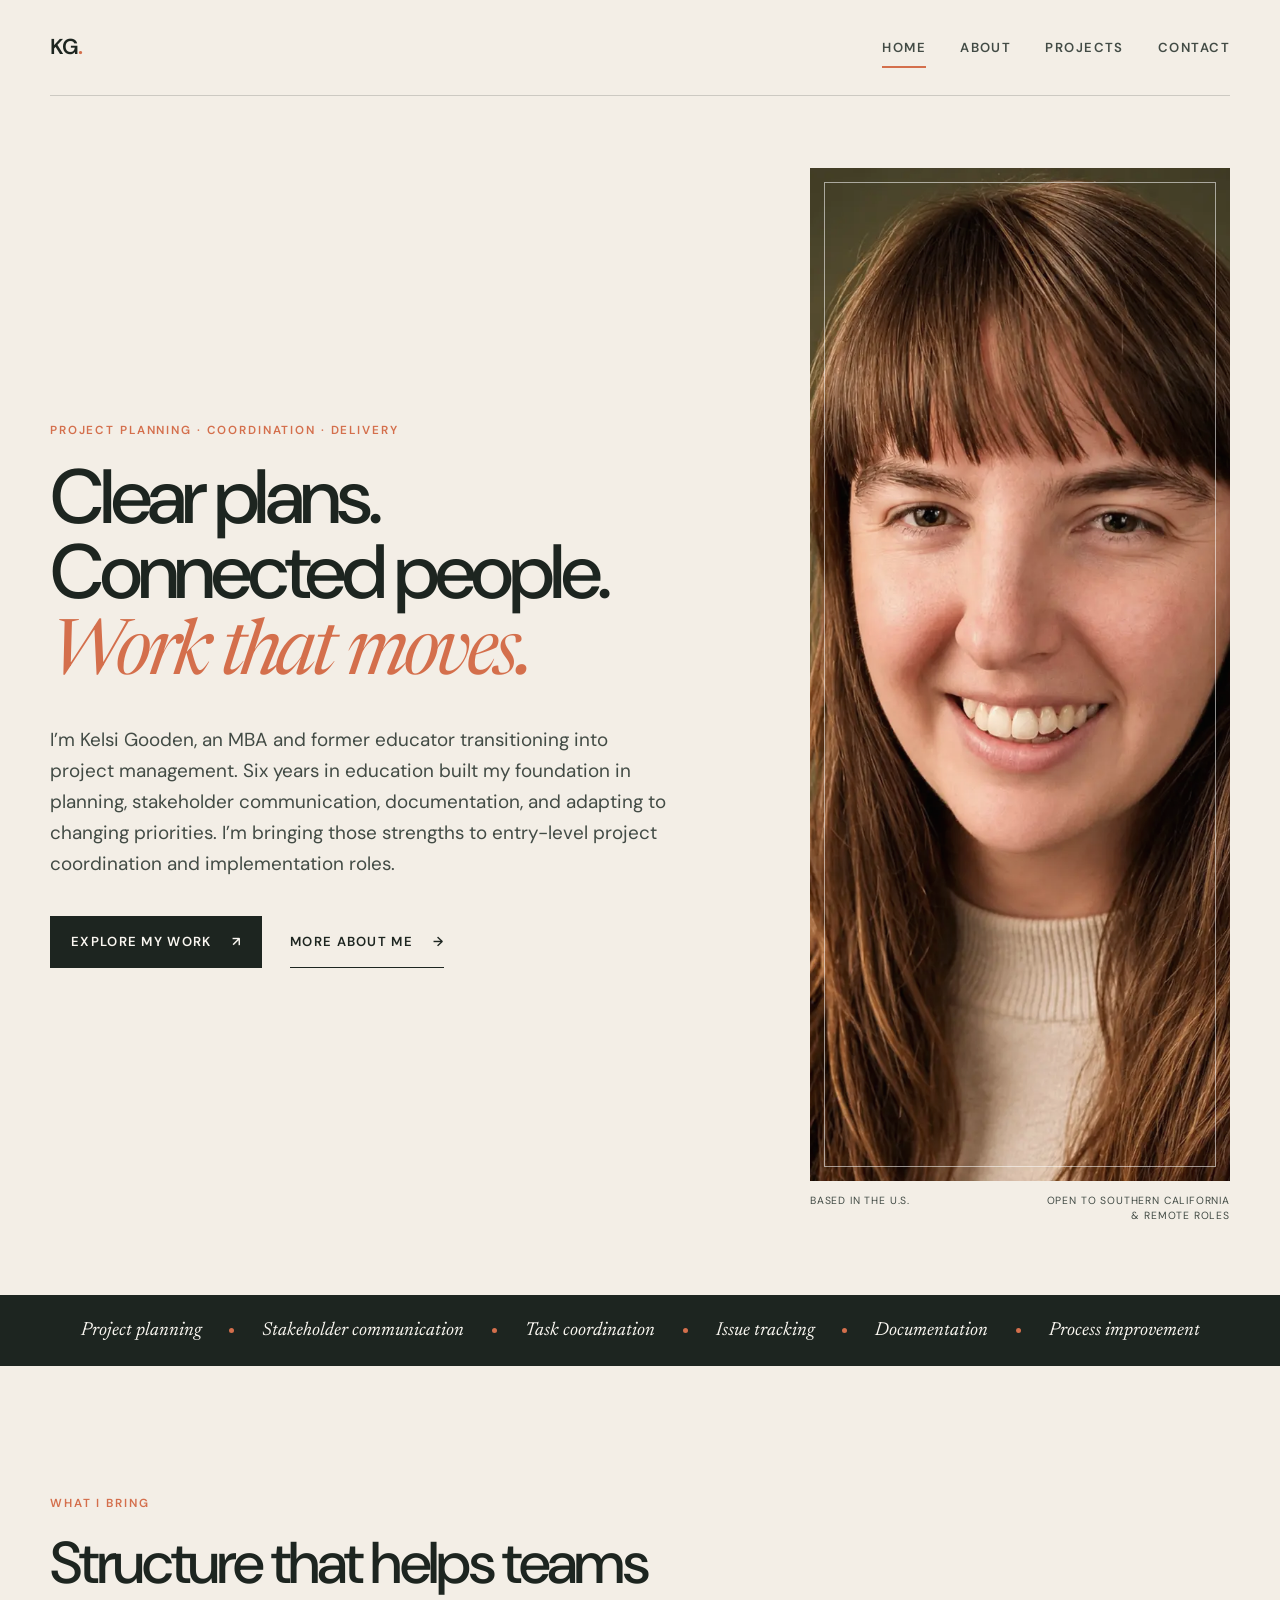
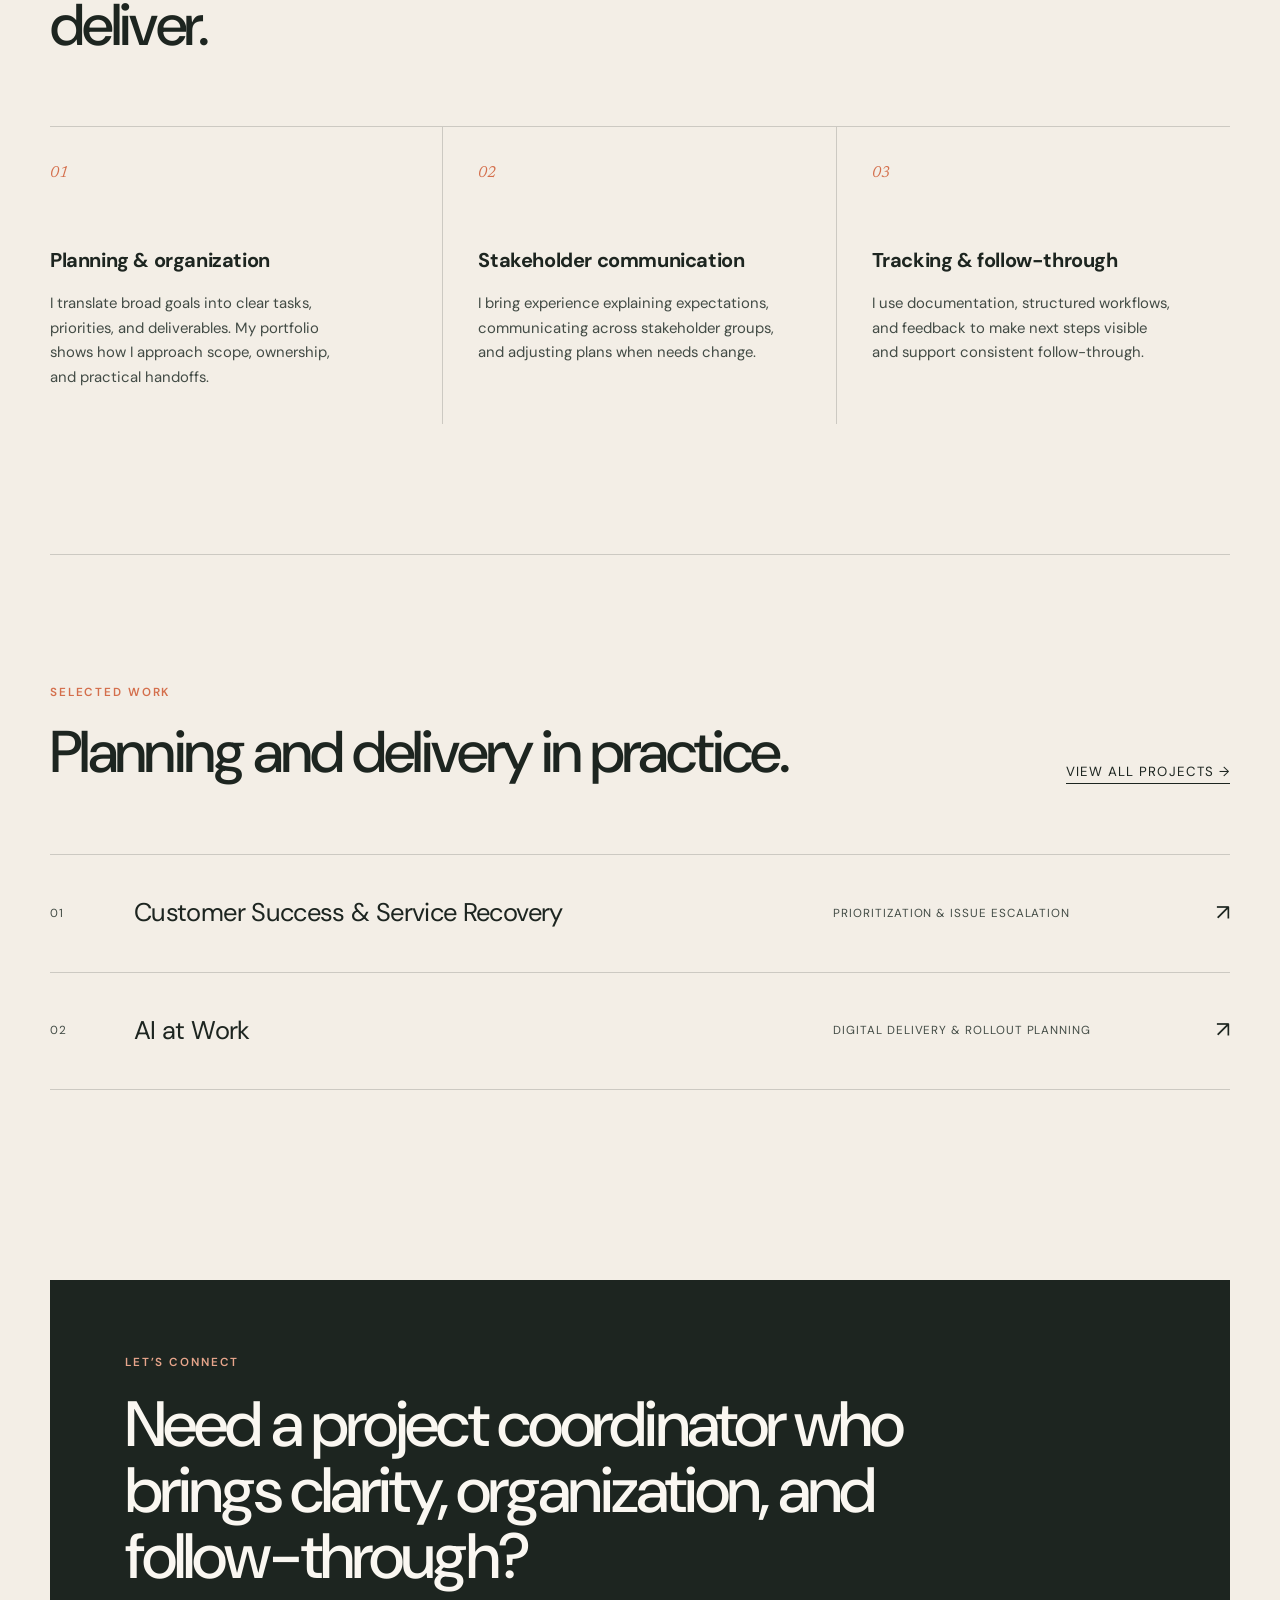
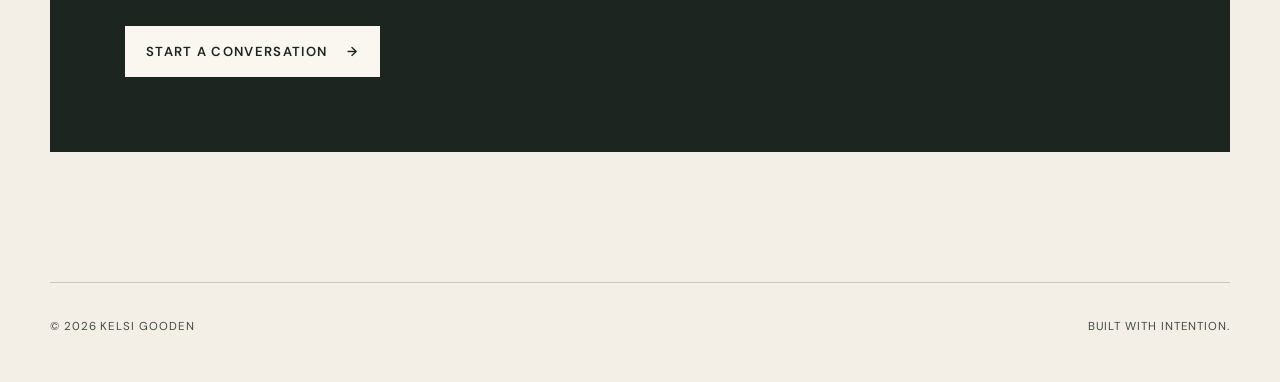
<file: index.html>
<!doctype html>
<html lang="en">
  <head>
    <meta charset="utf-8" />
    <meta name="viewport" content="width=device-width, initial-scale=1" />
    <meta name="description" content="Kelsi Gooden’s project management portfolio: project planning, stakeholder coordination, process improvement, and delivery. MBA and former educator pursuing entry-level project roles." />
    <meta name="theme-color" content="#f3eee6" />
    <title>Kelsi Gooden | Project Coordination &amp; Operations</title>
    <link rel="icon" href="assets/favicon.svg" type="image/svg+xml" />
    <link rel="stylesheet" href="assets/styles.css" />
    <script defer src="assets/site.js"></script>
  </head>
  <body>
    <a class="skip-link" href="#main">Skip to content</a>
    <header class="site-header">
      <a class="wordmark" href="index.html" aria-label="Kelsi Gooden, home">KG<span>.</span></a>
      <button class="menu-toggle" type="button" aria-expanded="false" aria-controls="site-nav">
        <span></span><span></span><span></span><span class="sr-only">Open menu</span>
      </button>
      <nav id="site-nav" class="site-nav" aria-label="Primary navigation">
        <a class="active" href="index.html" aria-current="page">Home</a>
        <a href="about.html">About</a>
        <a href="projects.html">Projects</a>
        <a href="contact.html">Contact</a>
      </nav>
    </header>

    <main id="main">
      <section class="hero shell">
        <div class="hero-copy reveal">
          <p class="eyebrow">Project Planning · Coordination · Delivery</p>
          <h1>Clear plans.<br>Connected people.<br><em>Work that moves.</em></h1>
          <p class="hero-intro">I’m Kelsi Gooden, an MBA and former educator transitioning into project management. Six years in education built my foundation in planning, stakeholder communication, documentation, and adapting to changing priorities. I’m bringing those strengths to entry-level project coordination and implementation roles.</p>
          <div class="button-row">
            <a class="button button-primary" href="projects.html">Explore my work <span aria-hidden="true">↗</span></a>
            <a class="button button-text" href="about.html">More about me <span aria-hidden="true">→</span></a>
          </div>
        </div>
        <div class="hero-visual reveal reveal-delay">
          <div class="portrait-frame">
            <img src="assets/kelsi-gooden.webp" alt="Kelsi Gooden smiling" width="760" height="1013" />
          </div>
          <div class="hero-note">
            <span>Based in the U.S.</span>
            <span>Open to Southern California &amp; remote roles</span>
          </div>
        </div>
      </section>

      <section class="ticker" aria-label="Areas of focus">
        <div class="ticker-track">
          <span>Project planning</span><i></i><span>Stakeholder communication</span><i></i><span>Task coordination</span><i></i><span>Issue tracking</span><i></i><span>Documentation</span><i></i><span>Process improvement</span>
        </div>
      </section>

      <section class="value-section shell reveal">
        <div class="section-heading">
          <p class="eyebrow">What I bring</p>
          <h2>Structure that helps teams deliver.</h2>
        </div>
        <div class="value-grid">
          <article>
            <span class="value-number">01</span>
            <h3>Planning &amp; organization</h3>
            <p>I translate broad goals into clear tasks, priorities, and deliverables. My portfolio shows how I approach scope, ownership, and practical handoffs.</p>
          </article>
          <article>
            <span class="value-number">02</span>
            <h3>Stakeholder communication</h3>
            <p>I bring experience explaining expectations, communicating across stakeholder groups, and adjusting plans when needs change.</p>
          </article>
          <article>
            <span class="value-number">03</span>
            <h3>Tracking &amp; follow-through</h3>
            <p>I use documentation, structured workflows, and feedback to make next steps visible and support consistent follow-through.</p>
          </article>
        </div>
      </section>

      <section class="project-preview shell reveal">
        <div class="section-heading split-heading">
          <div>
            <p class="eyebrow">Selected work</p>
            <h2>Planning and delivery in practice.</h2>
          </div>
          <a class="text-link" href="projects.html">View all projects <span aria-hidden="true">→</span></a>
        </div>
        <div class="project-list">
<a class="project-row" href="projects.html#customer-success"><span class="project-index">01</span><span class="project-name">Customer Success &amp; Service Recovery</span><span class="project-type">Prioritization &amp; Issue Escalation</span><span class="project-arrow" aria-hidden="true">↗</span></a>
<a class="project-row" href="projects.html#ai-at-work"><span class="project-index">02</span><span class="project-name">AI at Work</span><span class="project-type">Digital Delivery &amp; Rollout Planning</span><span class="project-arrow" aria-hidden="true">↗</span></a></div>
      </section>

      <section class="cta-section shell reveal">
        <p class="eyebrow">Let’s connect</p>
        <h2>Need a project coordinator who brings clarity, organization, and follow-through?</h2>
        <a class="button button-light" href="contact.html">Start a conversation <span aria-hidden="true">→</span></a>
      </section>
    </main>

    <footer class="site-footer shell">
      <p>© <span data-year></span> Kelsi Gooden</p>
      <p>Built with intention.</p>
    </footer>
  </body>
</html>
</file>
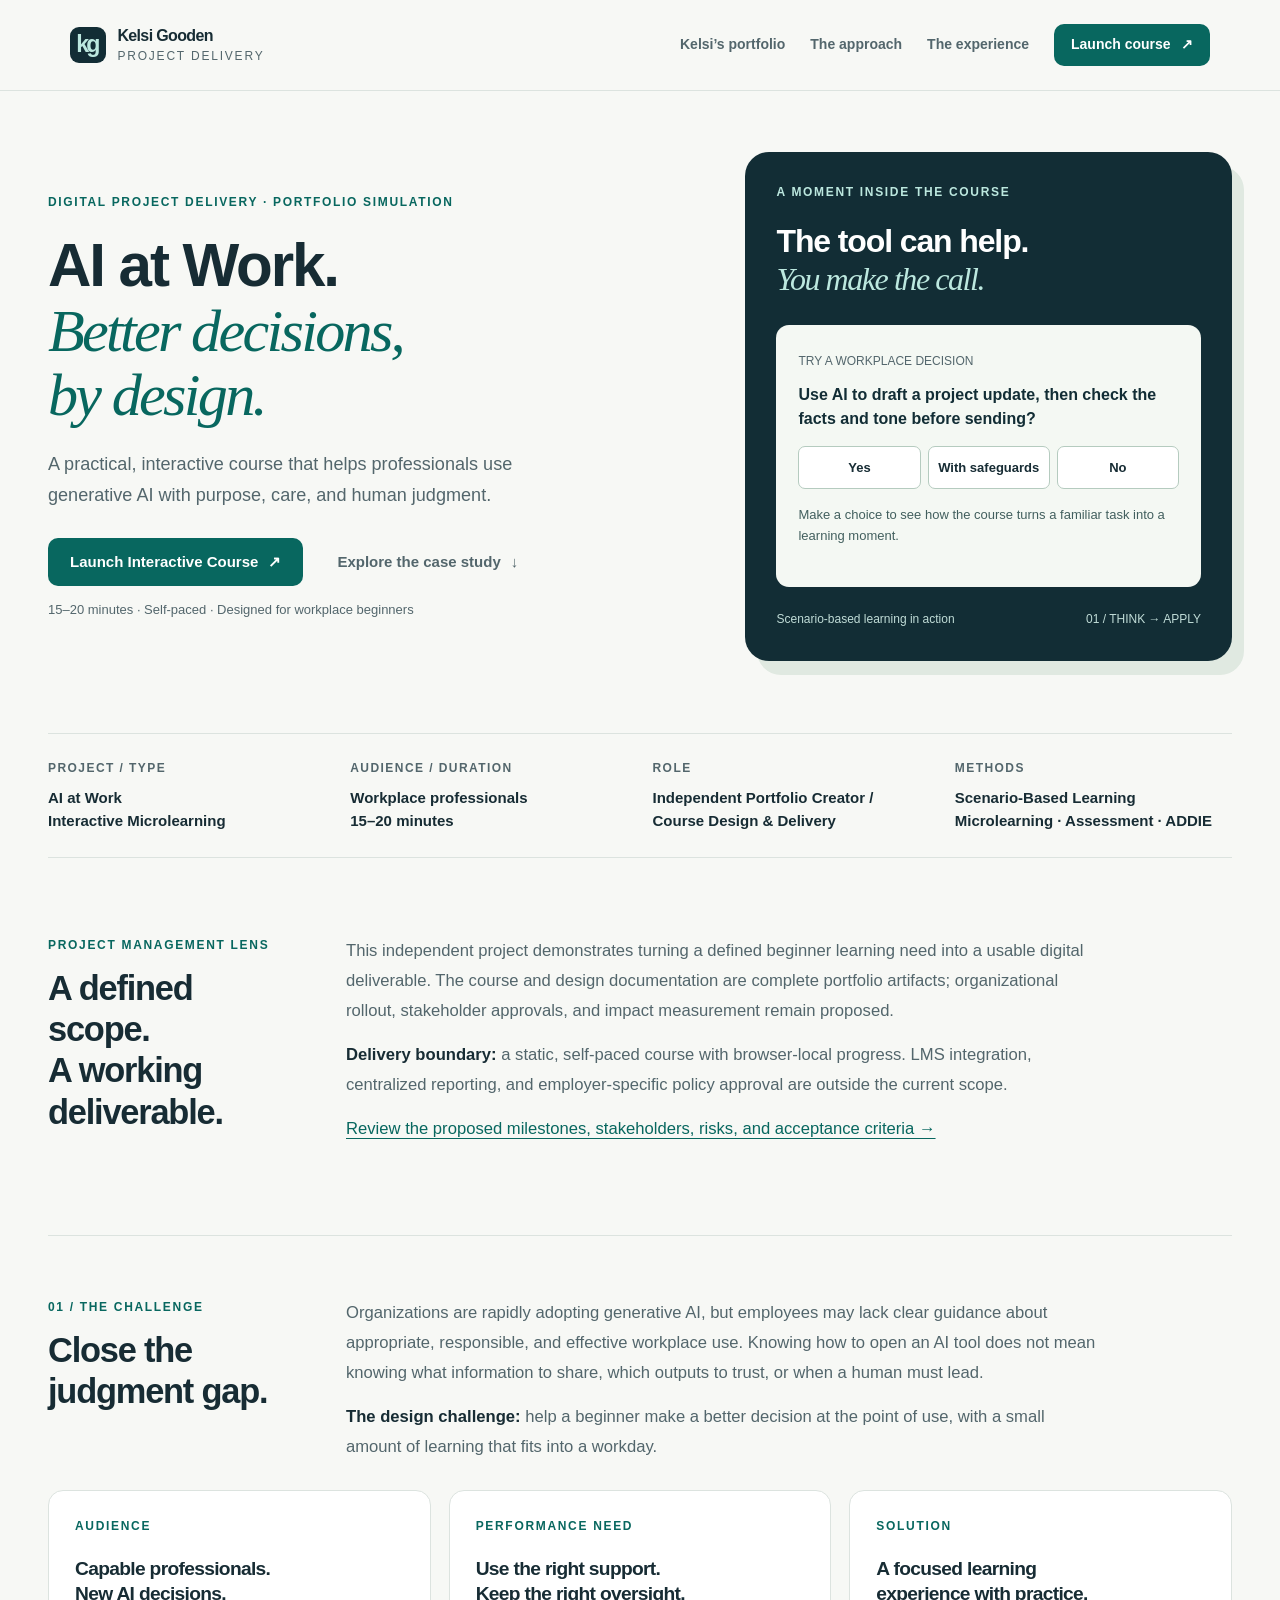
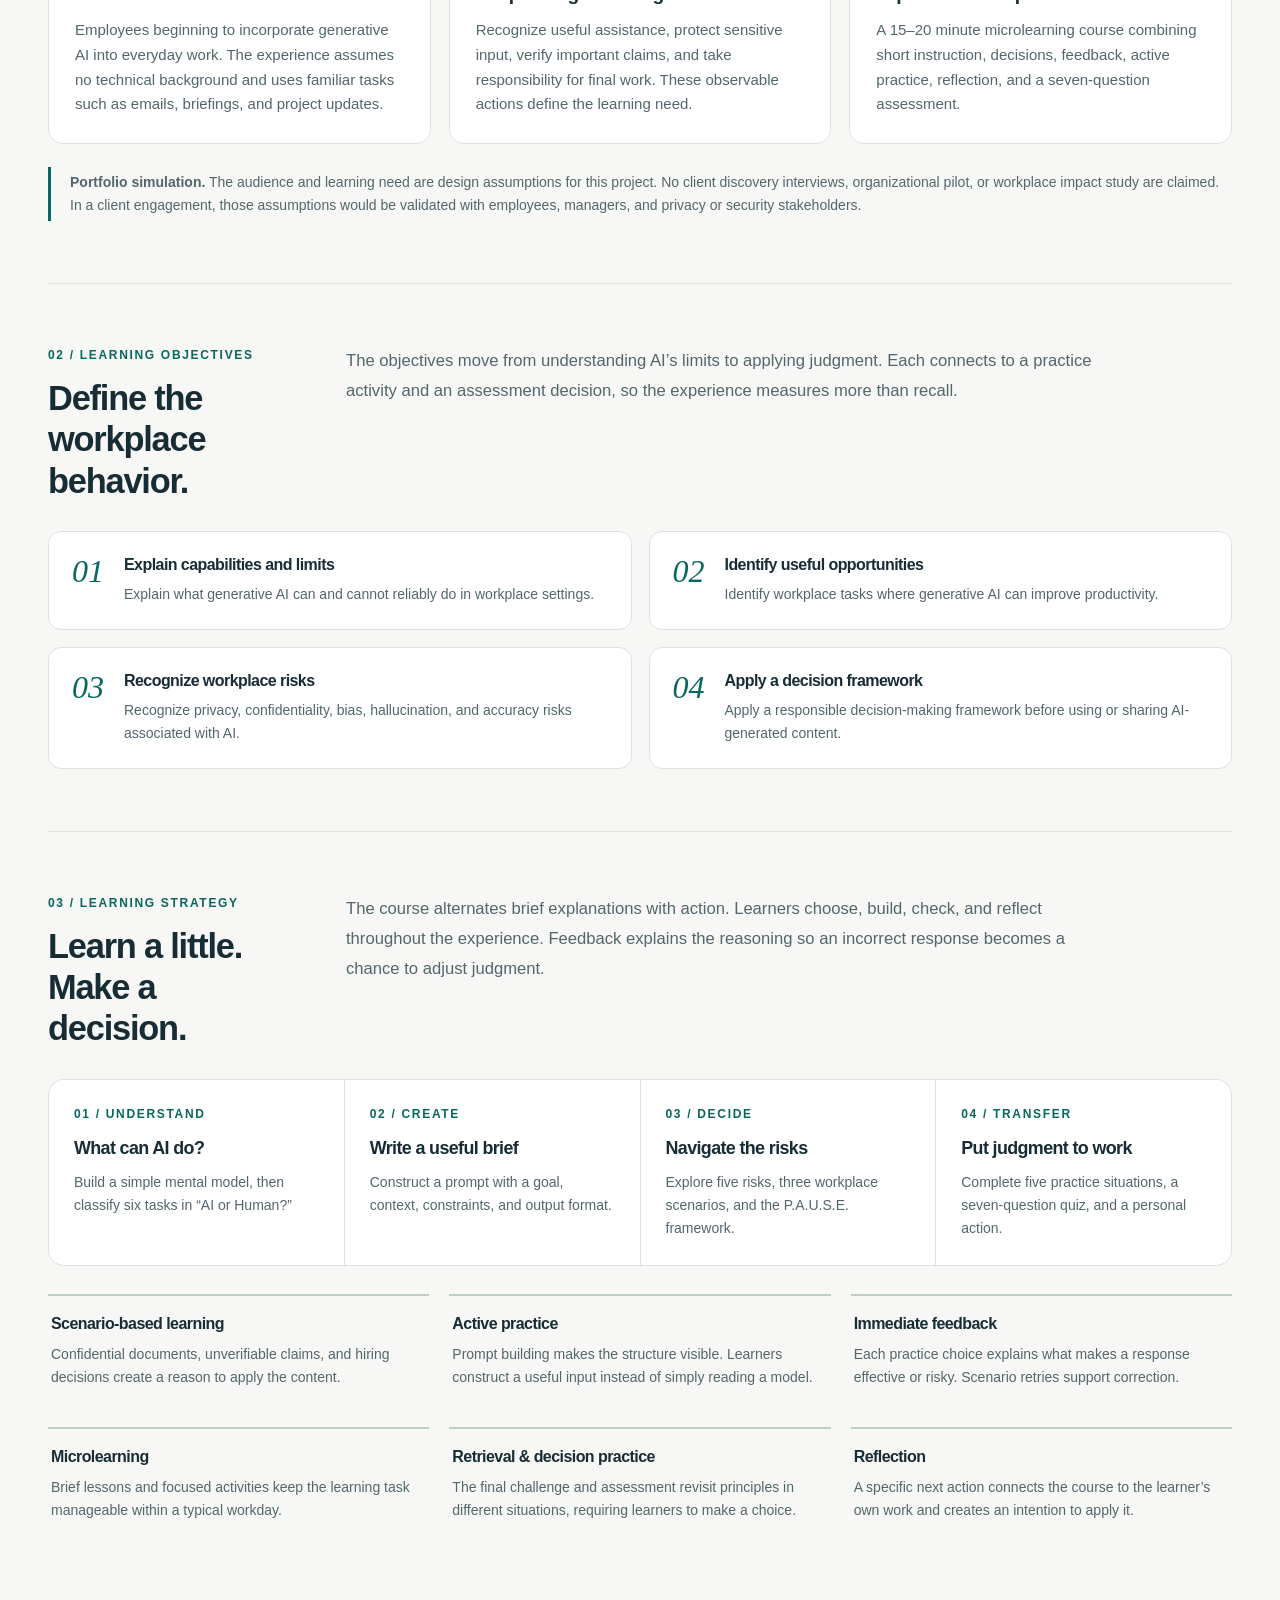
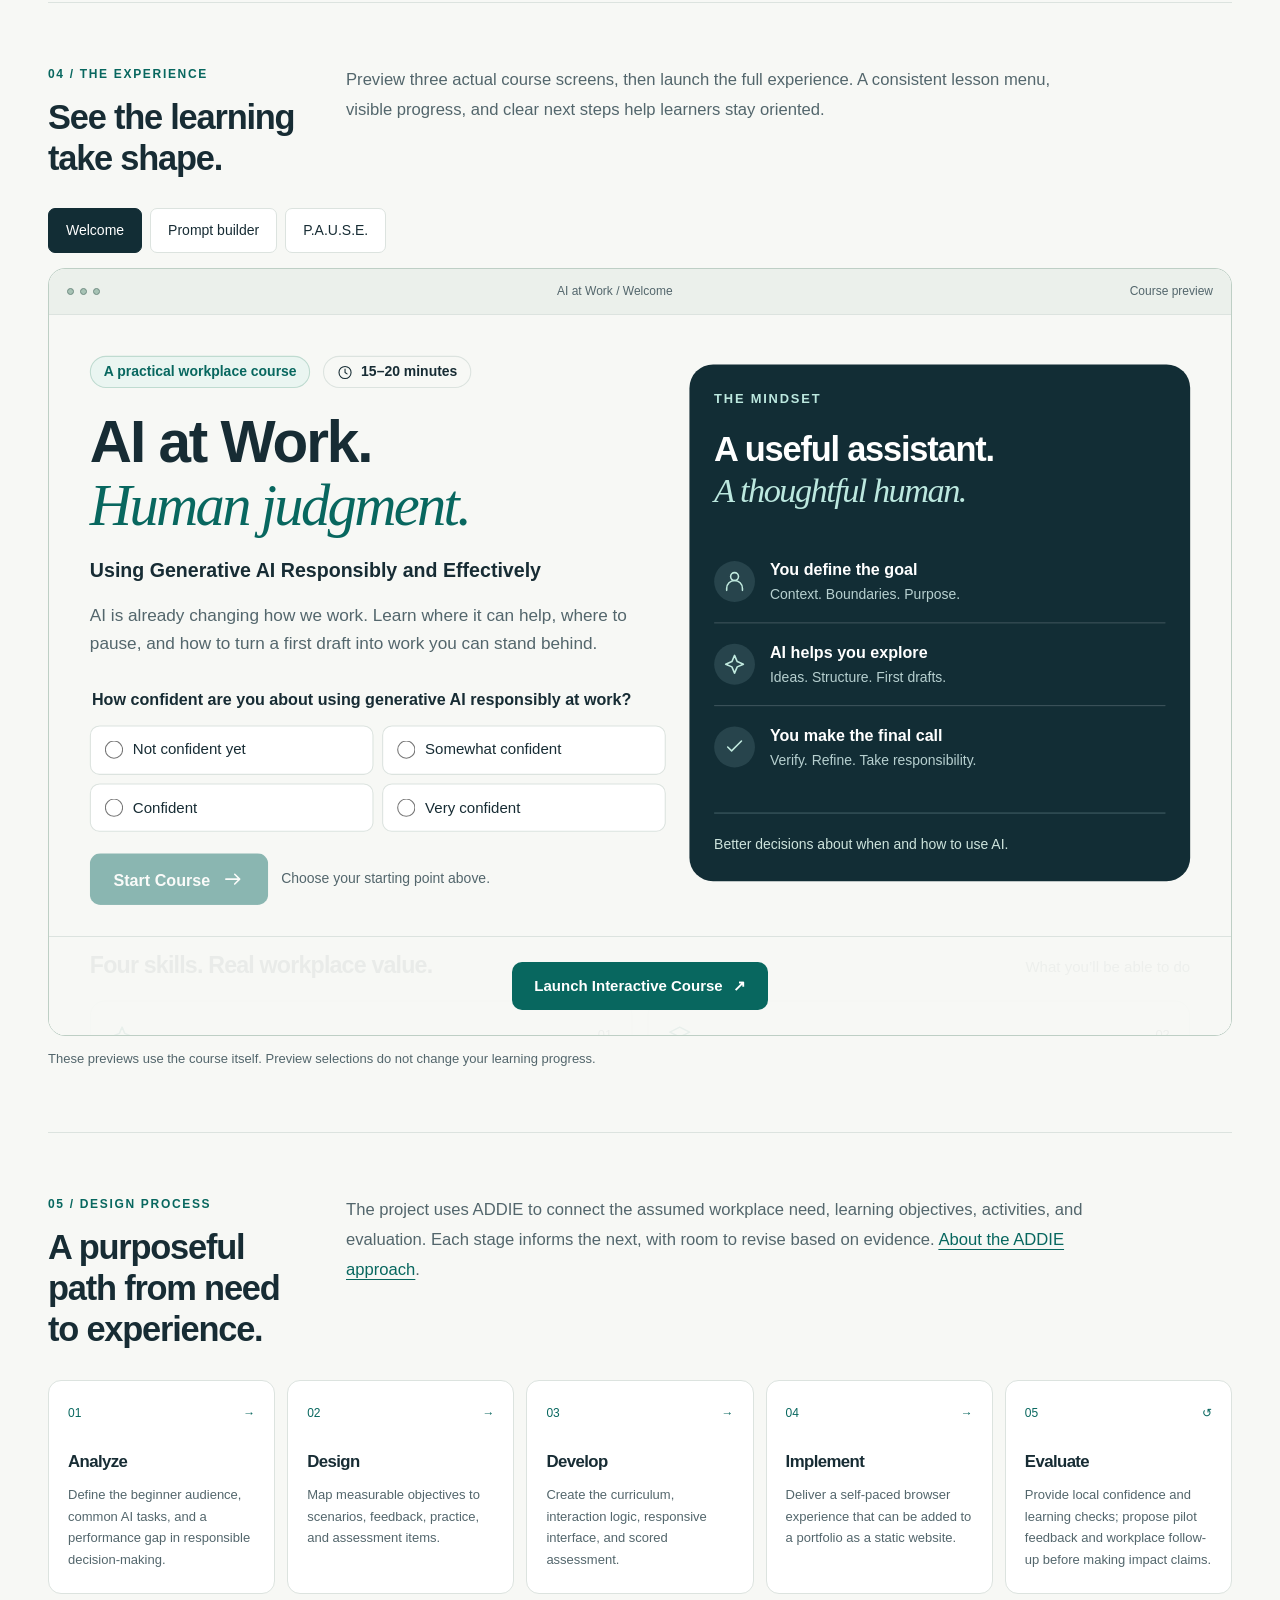
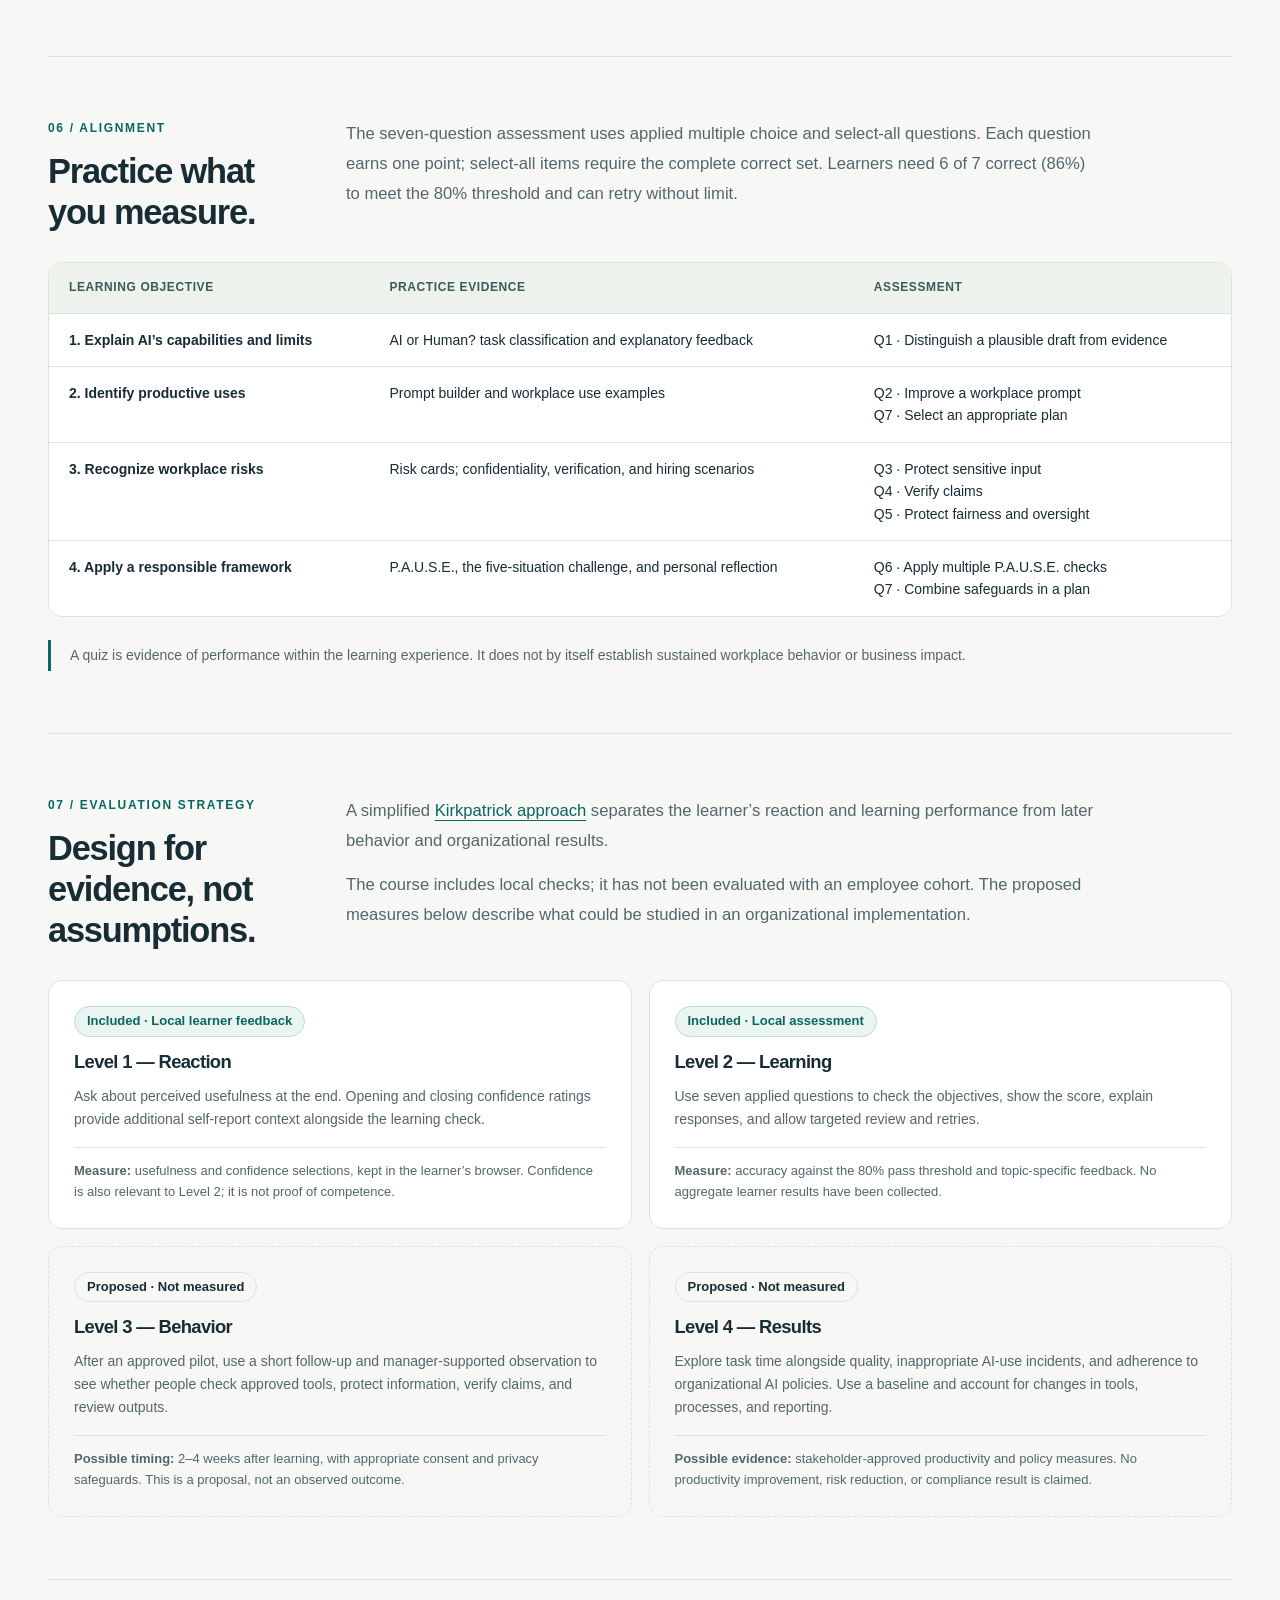
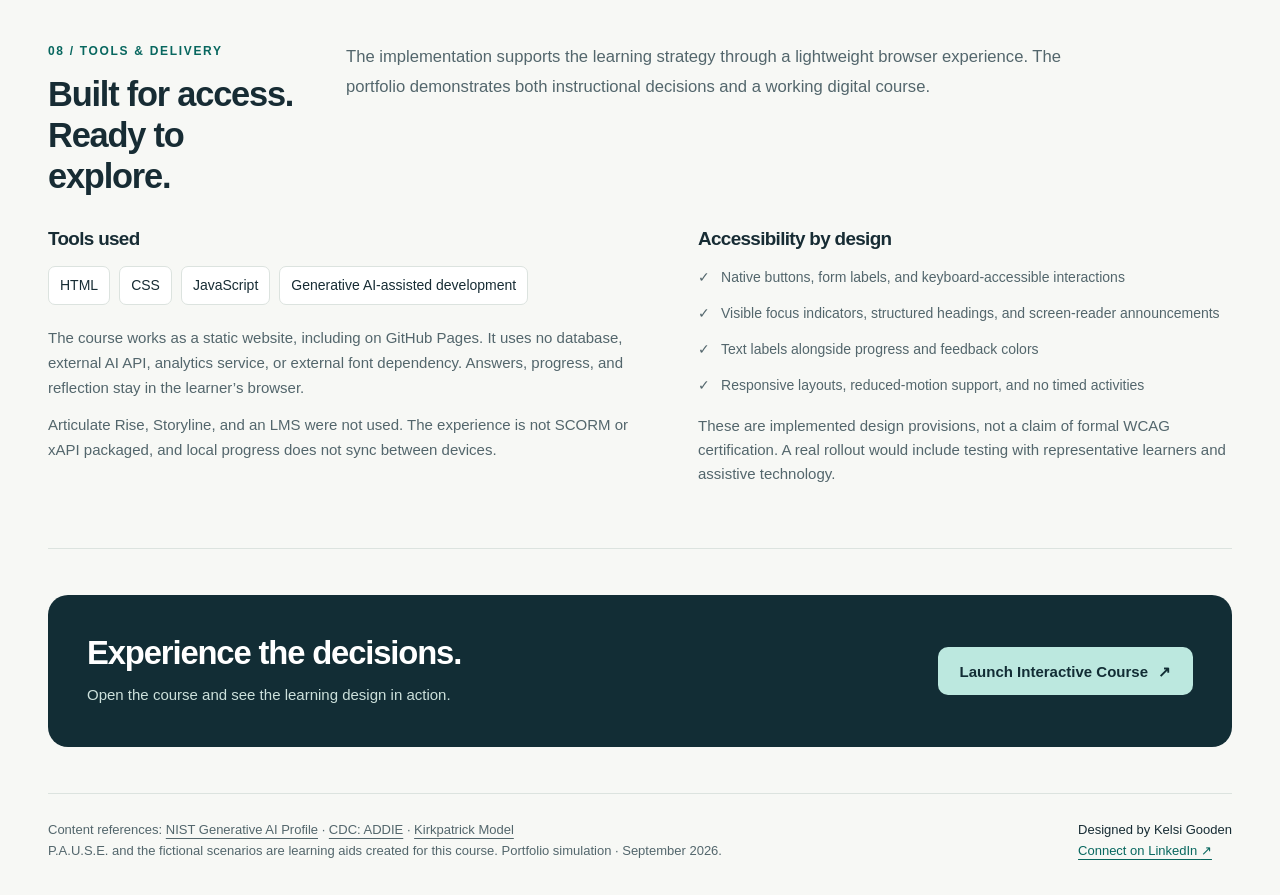
<file: projects/ai-at-work/index.html>
<!doctype html>
<html lang="en">
<head>
  <meta charset="utf-8"><meta name="viewport" content="width=device-width, initial-scale=1">
  <title>AI at Work — Project Delivery Case Study | Kelsi Gooden</title>
  <meta name="description" content="A digital project delivery case study by Kelsi Gooden, connecting scope, learning requirements, a working course, and proposed rollout criteria.">
  <meta name="theme-color" content="#122d35">
  <link rel="icon" type="image/svg+xml" href="data:image/svg+xml,%3Csvg xmlns='http://www.w3.org/2000/svg' viewBox='0 0 32 32'%3E%3Crect width='32' height='32' rx='8' fill='%23122d35'/%3E%3Cpath d='M8 24 15 8h3l7 16h-4l-2-5h-6l-2 5zm6-8h4l-2-5z' fill='%23aee7dd'/%3E%3C/svg%3E">
  <link rel="stylesheet" href="assets/styles.css">
  <script defer src="assets/portfolio.js"></script>
</head>
<body>
  <a class="skip-link" href="#main">Skip to case study</a>
  <header class="portfolio-header">
    <a class="brand" href="index.html" aria-label="Kelsi Gooden, AI at Work case study"><span class="brand-mark" aria-hidden="true">kg</span><span class="brand-name">Kelsi Gooden<small>PROJECT DELIVERY</small></span></a>
    <nav class="portfolio-nav" aria-label="Project navigation"><a href="../../projects.html">Kelsi’s portfolio</a><a href="#the-challenge">The approach</a><a href="#experience">The experience</a><a class="btn" href="course.html">Launch course <span aria-hidden="true">↗</span></a></nav>
  </header>
  <main class="portfolio-main" id="main">
    <section class="case-hero" aria-labelledby="case-title">
      <div><div class="eyebrow">Digital project delivery · Portfolio simulation</div><h1 id="case-title">AI at Work.<br><span class="serif">Better decisions,<br>by design.</span></h1><p class="description">A practical, interactive course that helps professionals use generative AI with purpose, care, and human judgment.</p><div class="row wrap"><a class="btn" href="course.html">Launch Interactive Course <span aria-hidden="true">↗</span></a><a class="btn ghost" href="#the-challenge">Explore the case study <span aria-hidden="true">↓</span></a></div><p class="footnote">15–20 minutes · Self-paced · Designed for workplace beginners</p></div>
      <aside class="case-visual" aria-labelledby="demo-title"><div class="eyebrow">A moment inside the course</div><h2 id="demo-title">The tool can help.<br><span class="serif" style="color:var(--mint)">You make the call.</span></h2><div class="case-question"><span class="meta">TRY A WORKPLACE DECISION</span><p>Use AI to draft a project update, then check the facts and tone before sending?</p><div class="case-demo-options" role="group" aria-label="Would you use AI for this task?"><button type="button" data-demo="0" aria-pressed="false">Yes</button><button type="button" data-demo="1" aria-pressed="false">With safeguards</button><button type="button" data-demo="2" aria-pressed="false">No</button></div><div class="case-demo-feedback" id="demo-feedback" role="status" aria-live="polite">Make a choice to see how the course turns a familiar task into a learning moment.</div></div><div class="visual-footer"><span>Scenario-based learning in action</span><span>01 / THINK → APPLY</span></div></aside>
    </section>
    <dl class="project-strip" aria-label="Project summary"><div><dt>Project / type</dt><dd>AI at Work<br>Interactive Microlearning</dd></div><div><dt>Audience / duration</dt><dd>Workplace professionals<br>15–20 minutes</dd></div><div><dt>Role</dt><dd>Independent Portfolio Creator /<br>Course Design &amp; Delivery</dd></div><div><dt>Methods</dt><dd>Scenario-Based Learning<br>Microlearning · Assessment · ADDIE</dd></div></dl>
    <section class="case-section" aria-labelledby="delivery-title"><div class="case-section-head"><div><div class="eyebrow">Project management lens</div><h2 id="delivery-title">A defined scope.<br>A working deliverable.</h2></div><div class="section-intro"><p>This independent project demonstrates turning a defined beginner learning need into a usable digital deliverable. The course and design documentation are complete portfolio artifacts; organizational rollout, stakeholder approvals, and impact measurement remain proposed.</p><p><strong>Delivery boundary:</strong> a static, self-paced course with browser-local progress. LMS integration, centralized reporting, and employer-specific policy approval are outside the current scope.</p><p><a href="../../projects.html#ai-at-work">Review the proposed milestones, stakeholders, risks, and acceptance criteria →</a></p></div></div></section>
    <section class="case-section" id="the-challenge" aria-labelledby="challenge-title"><div class="case-section-head"><div><div class="eyebrow">01 / The challenge</div><h2 id="challenge-title">Close the<br>judgment gap.</h2></div><div class="section-intro"><p>Organizations are rapidly adopting generative AI, but employees may lack clear guidance about appropriate, responsible, and effective workplace use. Knowing how to open an AI tool does not mean knowing what information to share, which outputs to trust, or when a human must lead.</p><p><strong>The design challenge:</strong> help a beginner make a better decision at the point of use, with a small amount of learning that fits into a workday.</p></div></div><div class="challenge-grid"><article class="case-card"><div class="eyebrow">Audience</div><h3>Capable professionals.<br>New AI decisions.</h3><p>Employees beginning to incorporate generative AI into everyday work. The experience assumes no technical background and uses familiar tasks such as emails, briefings, and project updates.</p></article><article class="case-card"><div class="eyebrow">Performance need</div><h3>Use the right support.<br>Keep the right oversight.</h3><p>Recognize useful assistance, protect sensitive input, verify important claims, and take responsibility for final work. These observable actions define the learning need.</p></article><article class="case-card"><div class="eyebrow">Solution</div><h3>A focused learning<br>experience with practice.</h3><p>A 15–20 minute microlearning course combining short instruction, decisions, feedback, active practice, reflection, and a seven-question assessment.</p></article></div><p class="design-note"><strong>Portfolio simulation.</strong> The audience and learning need are design assumptions for this project. No client discovery interviews, organizational pilot, or workplace impact study are claimed. In a client engagement, those assumptions would be validated with employees, managers, and privacy or security stakeholders.</p></section>
    <section class="case-section" id="learning-objectives" aria-labelledby="objectives-title"><div class="case-section-head"><div><div class="eyebrow">02 / Learning objectives</div><h2 id="objectives-title">Define the<br>workplace behavior.</h2></div><p class="section-intro">The objectives move from understanding AI’s limits to applying judgment. Each connects to a practice activity and an assessment decision, so the experience measures more than recall.</p></div><div class="case-objectives"><article class="case-objective"><span class="number" aria-hidden="true">01</span><div><h3>Explain capabilities and limits</h3><p>Explain what generative AI can and cannot reliably do in workplace settings.</p></div></article><article class="case-objective"><span class="number" aria-hidden="true">02</span><div><h3>Identify useful opportunities</h3><p>Identify workplace tasks where generative AI can improve productivity.</p></div></article><article class="case-objective"><span class="number" aria-hidden="true">03</span><div><h3>Recognize workplace risks</h3><p>Recognize privacy, confidentiality, bias, hallucination, and accuracy risks associated with AI.</p></div></article><article class="case-objective"><span class="number" aria-hidden="true">04</span><div><h3>Apply a decision framework</h3><p>Apply a responsible decision-making framework before using or sharing AI-generated content.</p></div></article></div></section>
    <section class="case-section" aria-labelledby="strategy-title"><div class="case-section-head"><div><div class="eyebrow">03 / Learning strategy</div><h2 id="strategy-title">Learn a little.<br>Make a decision.</h2></div><p class="section-intro">The course alternates brief explanations with action. Learners choose, build, check, and reflect throughout the experience. Feedback explains the reasoning so an incorrect response becomes a chance to adjust judgment.</p></div><div class="journey"><article class="journey-step"><div class="eyebrow">01 / Understand</div><h3>What can AI do?</h3><p>Build a simple mental model, then classify six tasks in “AI or Human?”</p></article><article class="journey-step"><div class="eyebrow">02 / Create</div><h3>Write a useful brief</h3><p>Construct a prompt with a goal, context, constraints, and output format.</p></article><article class="journey-step"><div class="eyebrow">03 / Decide</div><h3>Navigate the risks</h3><p>Explore five risks, three workplace scenarios, and the P.A.U.S.E. framework.</p></article><article class="journey-step"><div class="eyebrow">04 / Transfer</div><h3>Put judgment to work</h3><p>Complete five practice situations, a seven-question quiz, and a personal action.</p></article></div><div class="strategy-list"><article class="strategy-item"><h3>Scenario-based learning</h3><p>Confidential documents, unverifiable claims, and hiring decisions create a reason to apply the content.</p></article><article class="strategy-item"><h3>Active practice</h3><p>Prompt building makes the structure visible. Learners construct a useful input instead of simply reading a model.</p></article><article class="strategy-item"><h3>Immediate feedback</h3><p>Each practice choice explains what makes a response effective or risky. Scenario retries support correction.</p></article><article class="strategy-item"><h3>Microlearning</h3><p>Brief lessons and focused activities keep the learning task manageable within a typical workday.</p></article><article class="strategy-item"><h3>Retrieval & decision practice</h3><p>The final challenge and assessment revisit principles in different situations, requiring learners to make a choice.</p></article><article class="strategy-item"><h3>Reflection</h3><p>A specific next action connects the course to the learner’s own work and creates an intention to apply it.</p></article></div></section>
    <section class="case-section" id="experience" aria-labelledby="experience-title"><div class="case-section-head"><div><div class="eyebrow">04 / The experience</div><h2 id="experience-title">See the learning<br>take shape.</h2></div><p class="section-intro">Preview three actual course screens, then launch the full experience. A consistent lesson menu, visible progress, and clear next steps help learners stay oriented.</p></div><div class="preview-tabs" role="tablist" aria-label="Course screen previews"><button id="preview-welcome" role="tab" aria-selected="true" aria-controls="course-preview-panel" tabindex="0" data-preview="welcome">Welcome</button><button id="preview-prompt" role="tab" aria-selected="false" aria-controls="course-preview-panel" tabindex="-1" data-preview="prompt">Prompt builder</button><button id="preview-pause" role="tab" aria-selected="false" aria-controls="course-preview-panel" tabindex="-1" data-preview="pause">P.A.U.S.E.</button></div><div class="course-preview" role="tabpanel" id="course-preview-panel" aria-labelledby="preview-welcome"><div class="preview-top"><span class="row" aria-hidden="true"><i></i><i></i><i></i></span><span id="preview-screen-name">AI at Work / Welcome</span><span>Course preview</span></div><div class="preview-stage" id="preview-stage"><iframe id="course-preview-frame" src="course.html?preview=welcome" title="Welcome screen preview from the AI at Work course" tabindex="-1" loading="lazy"></iframe><div class="preview-launch"><a class="btn" href="course.html">Launch Interactive Course <span aria-hidden="true">↗</span></a></div></div></div><p class="footnote" style="margin-top:13px">These previews use the course itself. Preview selections do not change your learning progress.</p></section>
    <section class="case-section" aria-labelledby="process-title"><div class="case-section-head"><div><div class="eyebrow">05 / Design process</div><h2 id="process-title">A purposeful<br>path from need<br>to experience.</h2></div><p class="section-intro">The project uses ADDIE to connect the assumed workplace need, learning objectives, activities, and evaluation. Each stage informs the next, with room to revise based on evidence. <a href="https://www.cdc.gov/training-development/php/about/index.html" target="_blank" rel="noopener">About the ADDIE approach</a>.</p></div><div class="addie-process" aria-label="Analyze, Design, Develop, Implement, Evaluate"><article class="addie-step"><div class="step-number">01 <span aria-hidden="true">→</span></div><h3>Analyze</h3><p>Define the beginner audience, common AI tasks, and a performance gap in responsible decision-making.</p></article><article class="addie-step"><div class="step-number">02 <span aria-hidden="true">→</span></div><h3>Design</h3><p>Map measurable objectives to scenarios, feedback, practice, and assessment items.</p></article><article class="addie-step"><div class="step-number">03 <span aria-hidden="true">→</span></div><h3>Develop</h3><p>Create the curriculum, interaction logic, responsive interface, and scored assessment.</p></article><article class="addie-step"><div class="step-number">04 <span aria-hidden="true">→</span></div><h3>Implement</h3><p>Deliver a self-paced browser experience that can be added to a portfolio as a static website.</p></article><article class="addie-step"><div class="step-number">05 <span aria-hidden="true">↺</span></div><h3>Evaluate</h3><p>Provide local confidence and learning checks; propose pilot feedback and workplace follow-up before making impact claims.</p></article></div></section>
    <section class="case-section" aria-labelledby="alignment-title"><div class="case-section-head"><div><div class="eyebrow">06 / Alignment</div><h2 id="alignment-title">Practice what<br>you measure.</h2></div><p class="section-intro">The seven-question assessment uses applied multiple choice and select-all questions. Each question earns one point; select-all items require the complete correct set. Learners need 6 of 7 correct (86%) to meet the 80% threshold and can retry without limit.</p></div><div class="alignment-wrap" role="region" aria-label="Objective, practice, and assessment alignment" tabindex="0"><table class="alignment-table"><thead><tr><th scope="col">Learning objective</th><th scope="col">Practice evidence</th><th scope="col">Assessment</th></tr></thead><tbody><tr><td>1. Explain AI’s capabilities and limits</td><td>AI or Human? task classification and explanatory feedback</td><td>Q1 · Distinguish a plausible draft from evidence</td></tr><tr><td>2. Identify productive uses</td><td>Prompt builder and workplace use examples</td><td>Q2 · Improve a workplace prompt<br>Q7 · Select an appropriate plan</td></tr><tr><td>3. Recognize workplace risks</td><td>Risk cards; confidentiality, verification, and hiring scenarios</td><td>Q3 · Protect sensitive input<br>Q4 · Verify claims<br>Q5 · Protect fairness and oversight</td></tr><tr><td>4. Apply a responsible framework</td><td>P.A.U.S.E., the five-situation challenge, and personal reflection</td><td>Q6 · Apply multiple P.A.U.S.E. checks<br>Q7 · Combine safeguards in a plan</td></tr></tbody></table></div><p class="design-note">A quiz is evidence of performance within the learning experience. It does not by itself establish sustained workplace behavior or business impact.</p></section>
    <section class="case-section" aria-labelledby="evaluation-title"><div class="case-section-head"><div><div class="eyebrow">07 / Evaluation strategy</div><h2 id="evaluation-title">Design for<br>evidence, not<br>assumptions.</h2></div><div class="section-intro"><p>A simplified <a href="https://www.kirkpatrickpartners.com/the-kirkpatrick-model/" target="_blank" rel="noopener">Kirkpatrick approach</a> separates the learner’s reaction and learning performance from later behavior and organizational results.</p><p>The course includes local checks; it has not been evaluated with an employee cohort. The proposed measures below describe what could be studied in an organizational implementation.</p></div></div><div class="evaluation-grid"><article class="evaluation-card"><span class="badge teal">Included · Local learner feedback</span><h3>Level 1 — Reaction</h3><p>Ask about perceived usefulness at the end. Opening and closing confidence ratings provide additional self-report context alongside the learning check.</p><p class="metric"><strong>Measure:</strong> usefulness and confidence selections, kept in the learner’s browser. Confidence is also relevant to Level 2; it is not proof of competence.</p></article><article class="evaluation-card"><span class="badge teal">Included · Local assessment</span><h3>Level 2 — Learning</h3><p>Use seven applied questions to check the objectives, show the score, explain responses, and allow targeted review and retries.</p><p class="metric"><strong>Measure:</strong> accuracy against the 80% pass threshold and topic-specific feedback. No aggregate learner results have been collected.</p></article><article class="evaluation-card proposed"><span class="badge">Proposed · Not measured</span><h3>Level 3 — Behavior</h3><p>After an approved pilot, use a short follow-up and manager-supported observation to see whether people check approved tools, protect information, verify claims, and review outputs.</p><p class="metric"><strong>Possible timing:</strong> 2–4 weeks after learning, with appropriate consent and privacy safeguards. This is a proposal, not an observed outcome.</p></article><article class="evaluation-card proposed"><span class="badge">Proposed · Not measured</span><h3>Level 4 — Results</h3><p>Explore task time alongside quality, inappropriate AI-use incidents, and adherence to organizational AI policies. Use a baseline and account for changes in tools, processes, and reporting.</p><p class="metric"><strong>Possible evidence:</strong> stakeholder-approved productivity and policy measures. No productivity improvement, risk reduction, or compliance result is claimed.</p></article></div></section>
    <section class="case-section" aria-labelledby="build-title"><div class="case-section-head"><div><div class="eyebrow">08 / Tools & delivery</div><h2 id="build-title">Built for access.<br>Ready to explore.</h2></div><p class="section-intro">The implementation supports the learning strategy through a lightweight browser experience. The portfolio demonstrates both instructional decisions and a working digital course.</p></div><div class="implementation-grid"><div><h3>Tools used</h3><div class="tech-tags"><span>HTML</span><span>CSS</span><span>JavaScript</span><span>Generative AI-assisted development</span></div><p>The course works as a static website, including on GitHub Pages. It uses no database, external AI API, analytics service, or external font dependency. Answers, progress, and reflection stay in the learner’s browser.</p><p style="margin-top:13px">Articulate Rise, Storyline, and an LMS were not used. The experience is not SCORM or xAPI packaged, and local progress does not sync between devices.</p></div><div><h3>Accessibility by design</h3><ul class="access-list"><li><span aria-hidden="true">✓</span>Native buttons, form labels, and keyboard-accessible interactions</li><li><span aria-hidden="true">✓</span>Visible focus indicators, structured headings, and screen-reader announcements</li><li><span aria-hidden="true">✓</span>Text labels alongside progress and feedback colors</li><li><span aria-hidden="true">✓</span>Responsive layouts, reduced-motion support, and no timed activities</li></ul><p class="footnote" style="margin-top:17px">These are implemented design provisions, not a claim of formal WCAG certification. A real rollout would include testing with representative learners and assistive technology.</p></div></div></section>
    <section class="case-end" aria-labelledby="launch-title"><div><h2 id="launch-title">Experience the decisions.</h2><p>Open the course and see the learning design in action.</p></div><a class="btn light" href="course.html">Launch Interactive Course <span aria-hidden="true">↗</span></a></section>
    <footer class="portfolio-footer"><div class="sources">Content references: <a href="https://doi.org/10.6028/NIST.AI.600-1" target="_blank" rel="noopener">NIST Generative AI Profile</a> · <a href="https://www.cdc.gov/training-development/php/about/index.html" target="_blank" rel="noopener">CDC: ADDIE</a> · <a href="https://www.kirkpatrickpartners.com/the-kirkpatrick-model/" target="_blank" rel="noopener">Kirkpatrick Model</a><br>P.A.U.S.E. and the fictional scenarios are learning aids created for this course. Portfolio simulation · September 2026.</div><div class="signature">Designed by Kelsi Gooden<br><a href="https://www.linkedin.com/in/kelsigooden/" target="_blank" rel="noopener">Connect on LinkedIn <span aria-hidden="true">↗</span></a></div></footer>
  </main>
</body>
</html>
</file>
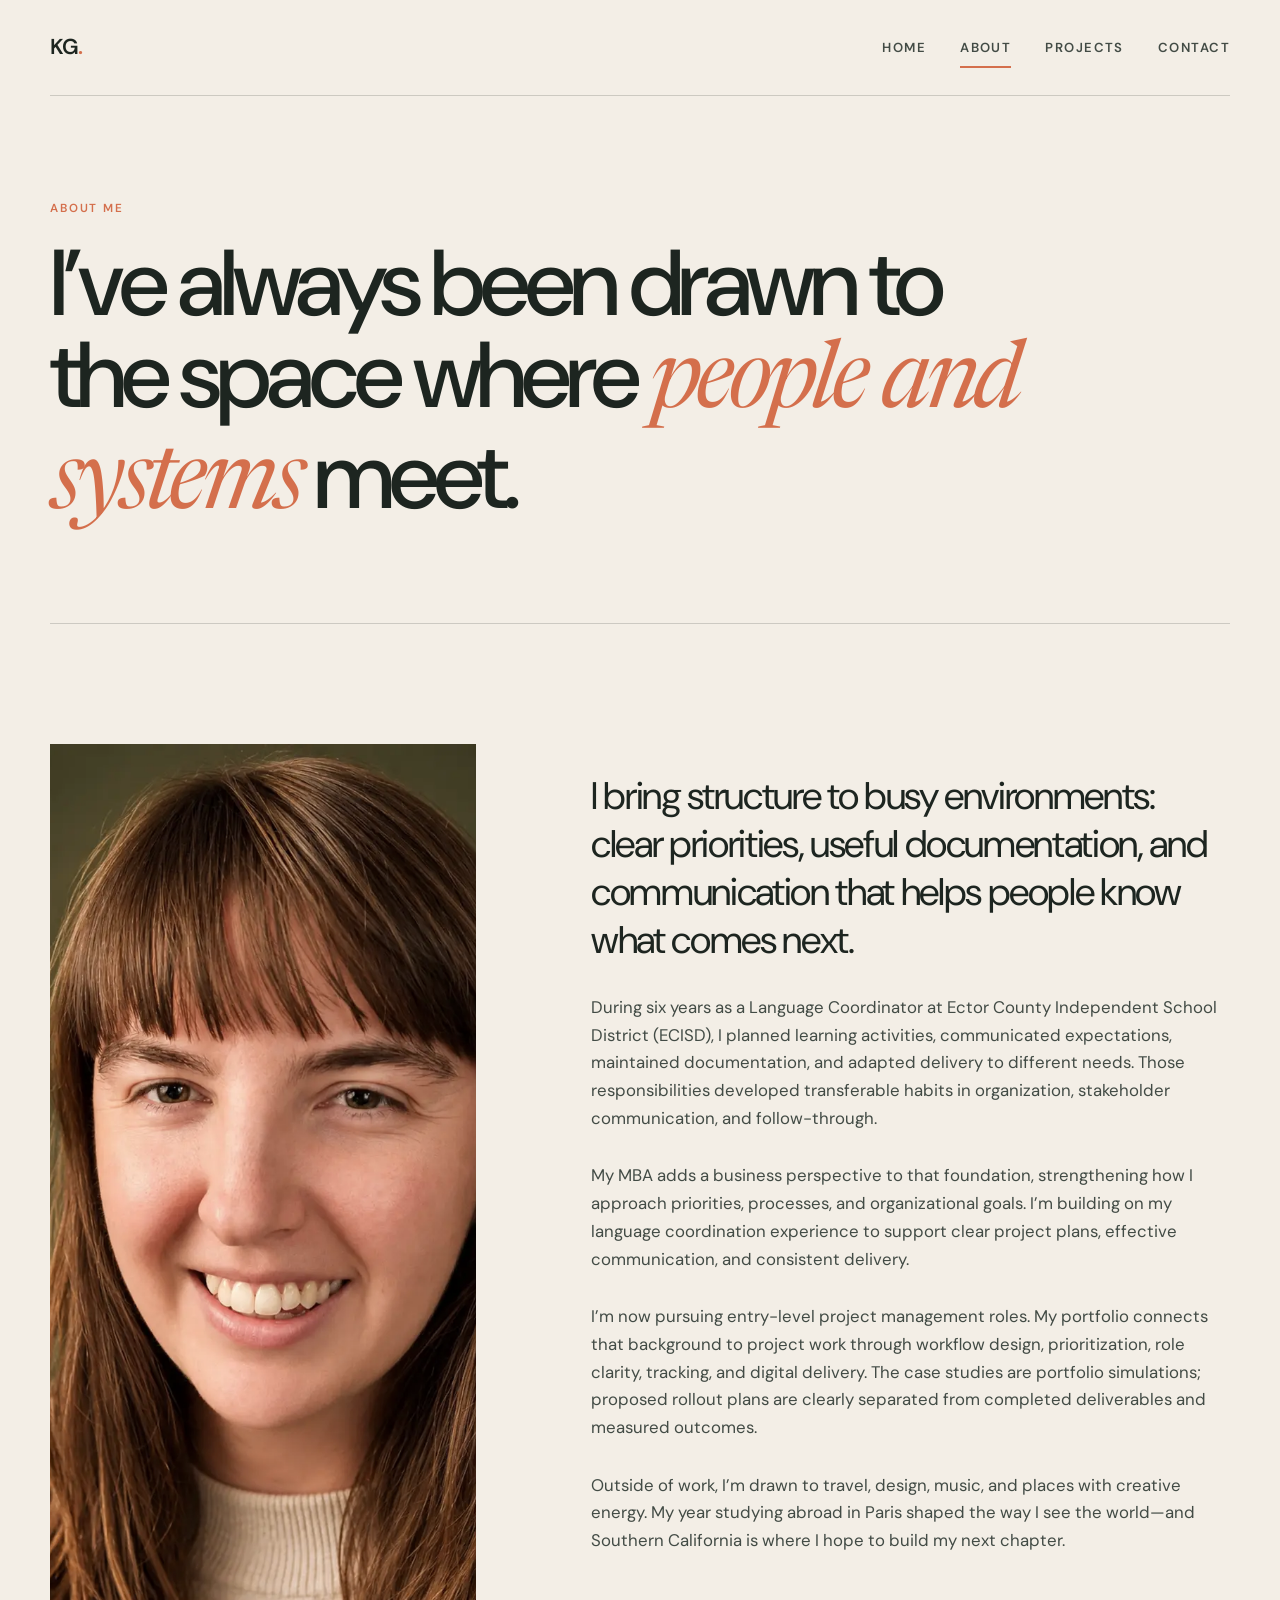
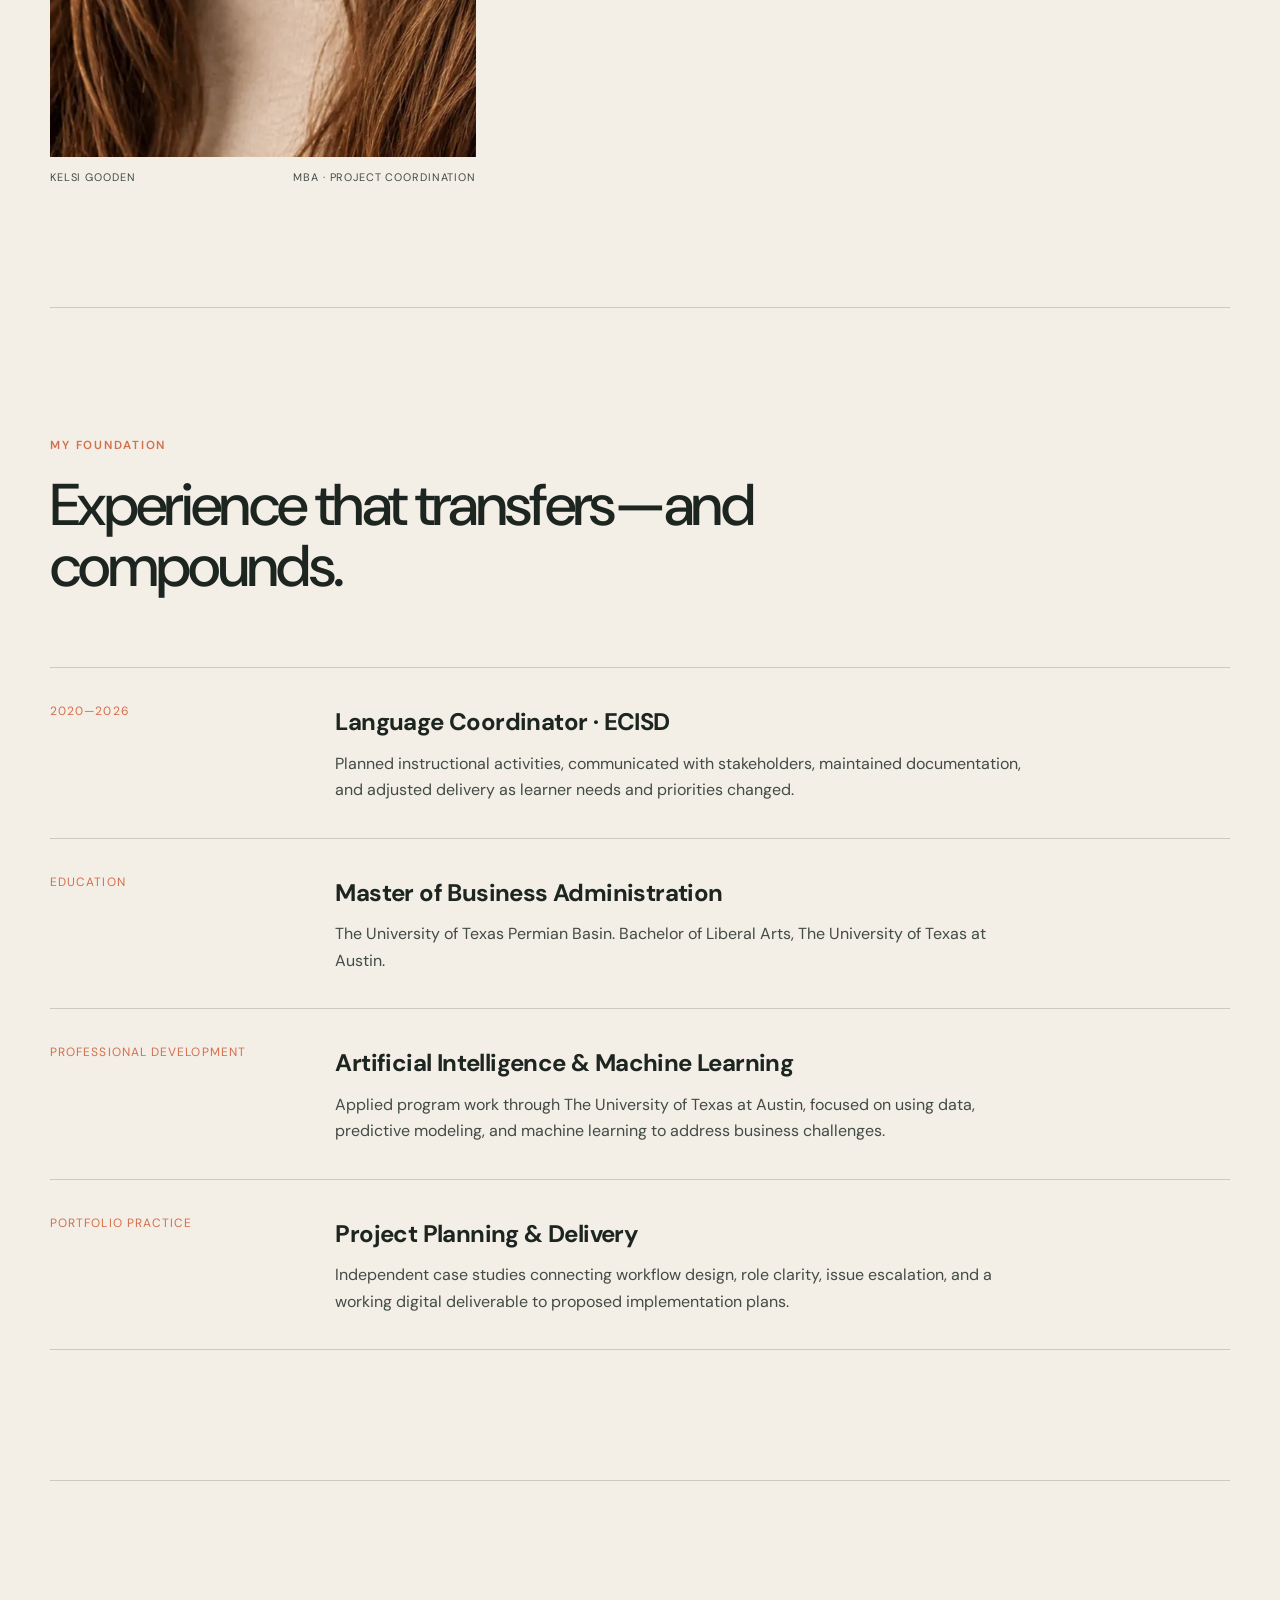
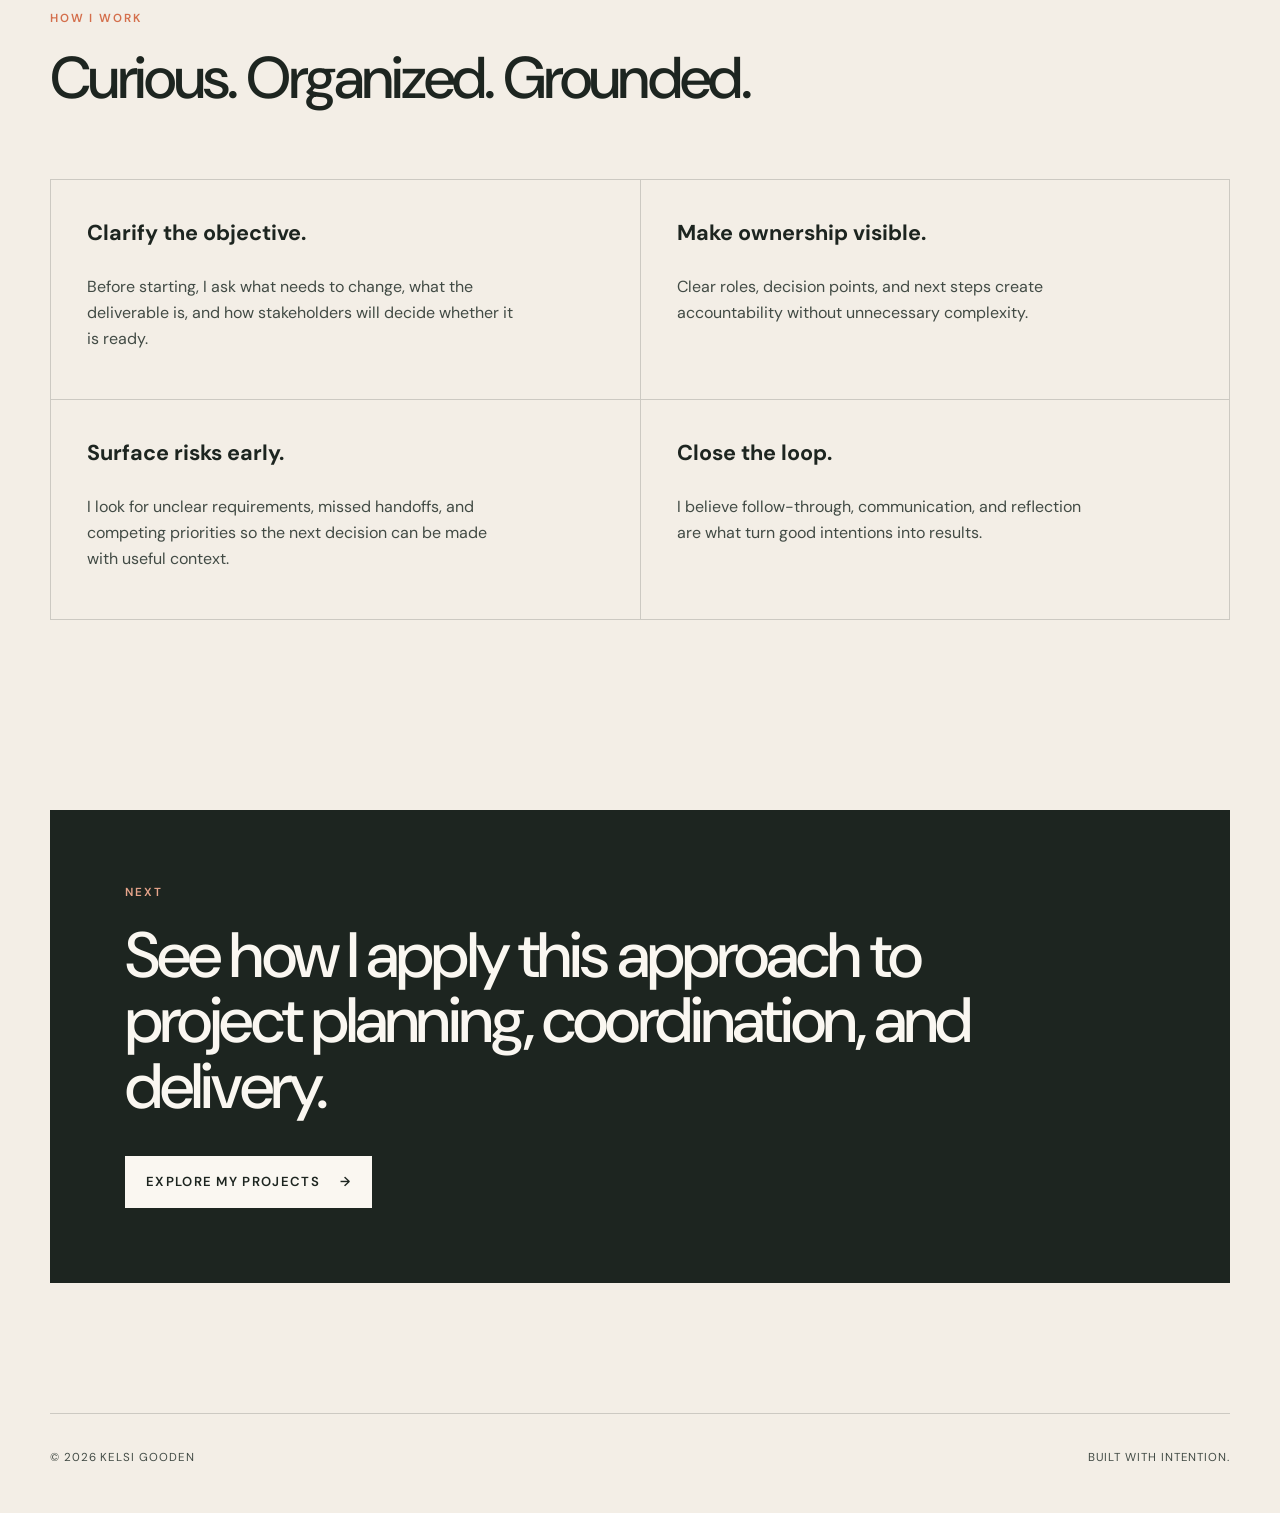
<file: about.html>
<!doctype html>
<html lang="en">
  <head>
    <meta charset="utf-8" />
    <meta name="viewport" content="width=device-width, initial-scale=1" />
    <meta name="description" content="Meet Kelsi Gooden, an MBA and former educator bringing planning, stakeholder communication, and operations experience to entry-level project management." />
    <meta name="theme-color" content="#f3eee6" />
    <title>About | Kelsi Gooden</title>
    <link rel="icon" href="assets/favicon.svg" type="image/svg+xml" />
    <link rel="stylesheet" href="assets/styles.css" />
    <script defer src="assets/site.js"></script>
  </head>
  <body>
    <a class="skip-link" href="#main">Skip to content</a>
    <header class="site-header">
      <a class="wordmark" href="index.html" aria-label="Kelsi Gooden, home">KG<span>.</span></a>
      <button class="menu-toggle" type="button" aria-expanded="false" aria-controls="site-nav"><span></span><span></span><span></span><span class="sr-only">Open menu</span></button>
      <nav id="site-nav" class="site-nav" aria-label="Primary navigation">
        <a href="index.html">Home</a><a class="active" href="about.html" aria-current="page">About</a><a href="projects.html">Projects</a><a href="contact.html">Contact</a>
      </nav>
    </header>

    <main id="main">
      <section class="page-intro shell reveal">
        <p class="eyebrow">About me</p>
        <h1>I’ve always been drawn to the space where <em>people and systems</em> meet.</h1>
      </section>

      <section class="about-story shell">
        <div class="about-photo reveal">
          <img src="assets/kelsi-gooden.webp" alt="Portrait of Kelsi Gooden" width="760" height="1013" />
          <div class="photo-caption"><span>Kelsi Gooden</span><span>MBA · Project Coordination</span></div>
        </div>
        <div class="story-copy reveal reveal-delay">
          <p class="lead">I bring structure to busy environments: clear priorities, useful documentation, and communication that helps people know what comes next.</p>
<p>During six years as a Language Coordinator at Ector County Independent School District (ECISD), I planned learning activities, communicated expectations, maintained documentation, and adapted delivery to different needs. Those responsibilities developed transferable habits in organization, stakeholder communication, and follow-through.</p>
<p>My MBA adds a business perspective to that foundation, strengthening how I approach priorities, processes, and organizational goals. I’m building on my language coordination experience to support clear project plans, effective communication, and consistent delivery.</p>
<p>I’m now pursuing entry-level project management roles. My portfolio connects that background to project work through workflow design, prioritization, role clarity, tracking, and digital delivery. The case studies are portfolio simulations; proposed rollout plans are clearly separated from completed deliverables and measured outcomes.</p>
          <p>Outside of work, I’m drawn to travel, design, music, and places with creative energy. My year studying abroad in Paris shaped the way I see the world—and Southern California is where I hope to build my next chapter.</p>
        </div>
      </section>

      <section class="experience-section shell reveal">
        <div class="section-heading">
          <p class="eyebrow">My foundation</p>
          <h2>Experience that transfers—and compounds.</h2>
        </div>
        <div class="timeline">
          <article><span>2020—2026</span><div><h3>Language Coordinator · ECISD</h3><p>Planned instructional activities, communicated with stakeholders, maintained documentation, and adjusted delivery as learner needs and priorities changed.</p></div></article>
          <article><span>Education</span><div><h3>Master of Business Administration</h3><p>The University of Texas Permian Basin. Bachelor of Liberal Arts, The University of Texas at Austin.</p></div></article>
          <article><span>Professional Development</span><div><h3>Artificial Intelligence &amp; Machine Learning</h3><p>Applied program work through The University of Texas at Austin, focused on using data, predictive modeling, and machine learning to address business challenges.</p></div></article>
          <article><span>Portfolio Practice</span><div><h3>Project Planning &amp; Delivery</h3><p>Independent case studies connecting workflow design, role clarity, issue escalation, and a working digital deliverable to proposed implementation plans.</p></div></article>
        </div>
      </section>

      <section class="principles shell reveal">
        <div class="section-heading"><p class="eyebrow">How I work</p><h2>Curious. Organized. Grounded.</h2></div>
        <div class="principle-grid">
          <article><h3>Clarify the objective.</h3><p>Before starting, I ask what needs to change, what the deliverable is, and how stakeholders will decide whether it is ready.</p></article>
          <article><h3>Make ownership visible.</h3><p>Clear roles, decision points, and next steps create accountability without unnecessary complexity.</p></article>
          <article><h3>Surface risks early.</h3><p>I look for unclear requirements, missed handoffs, and competing priorities so the next decision can be made with useful context.</p></article>
          <article><h3>Close the loop.</h3><p>I believe follow-through, communication, and reflection are what turn good intentions into results.</p></article>
        </div>
      </section>

      <section class="cta-section shell reveal">
        <p class="eyebrow">Next</p><h2>See how I apply this approach to project planning, coordination, and delivery.</h2>
        <a class="button button-light" href="projects.html">Explore my projects <span aria-hidden="true">→</span></a>
      </section>
    </main>

    <footer class="site-footer shell"><p>© <span data-year></span> Kelsi Gooden</p><p>Built with intention.</p></footer>
  </body>
</html>
</file>
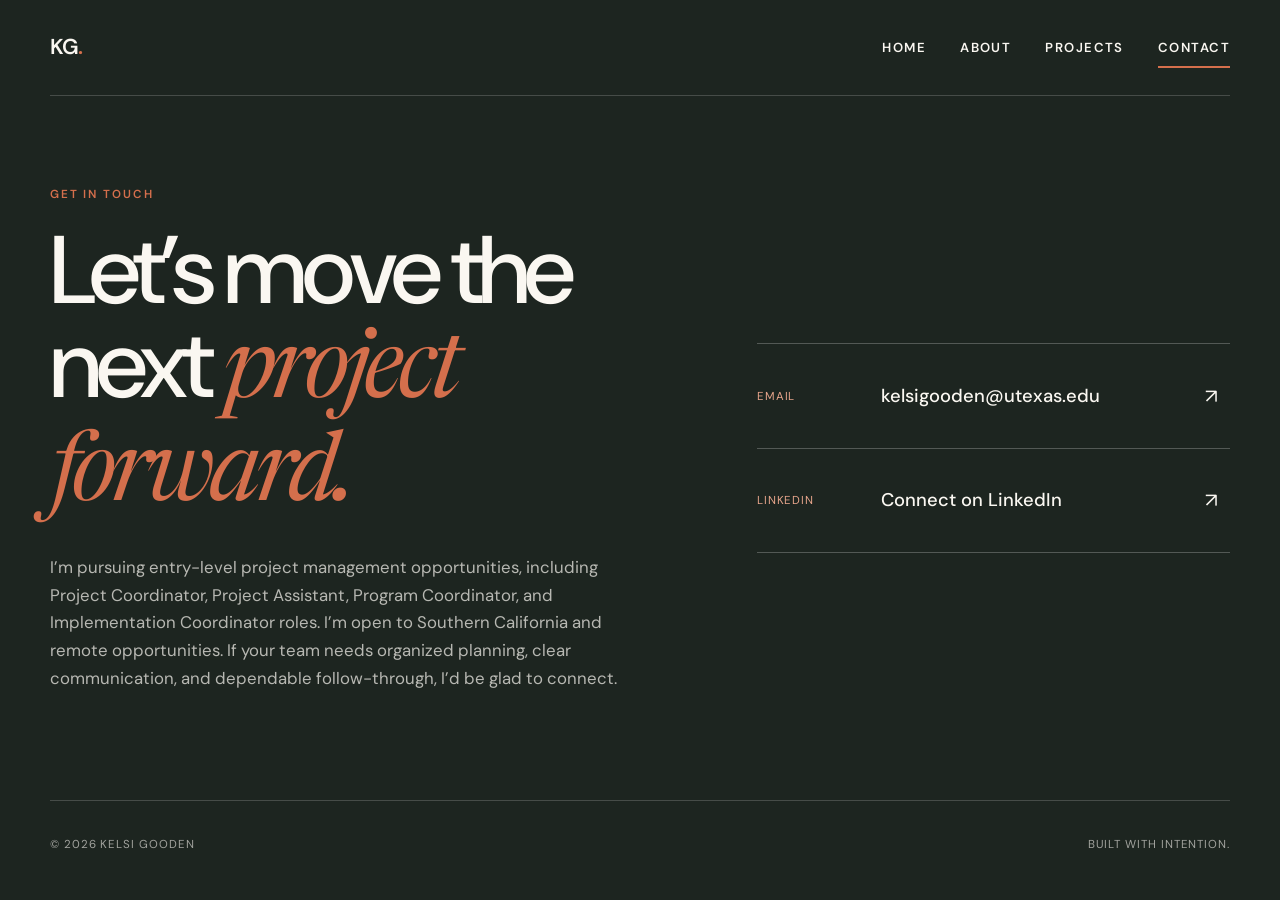
<file: contact.html>
<!doctype html>
<html lang="en">
  <head>
    <meta charset="utf-8" />
    <meta name="viewport" content="width=device-width, initial-scale=1" />
    <meta name="description" content="Contact Kelsi Gooden about entry-level project management, project coordinator, program coordinator, and implementation opportunities." />
    <meta name="theme-color" content="#1d2520" />
    <title>Contact | Kelsi Gooden</title>
    <link rel="icon" href="assets/favicon.svg" type="image/svg+xml" />
    <link rel="stylesheet" href="assets/styles.css" />
    <script defer src="assets/site.js"></script>
  </head>
  <body class="contact-page">
    <a class="skip-link" href="#main">Skip to content</a>
    <header class="site-header">
      <a class="wordmark" href="index.html" aria-label="Kelsi Gooden, home">KG<span>.</span></a>
      <button class="menu-toggle" type="button" aria-expanded="false" aria-controls="site-nav"><span></span><span></span><span></span><span class="sr-only">Open menu</span></button>
      <nav id="site-nav" class="site-nav" aria-label="Primary navigation"><a href="index.html">Home</a><a href="about.html">About</a><a href="projects.html">Projects</a><a class="active" href="contact.html" aria-current="page">Contact</a></nav>
    </header>

    <main id="main" class="contact-main shell">
      <section class="contact-copy reveal">
        <p class="eyebrow">Get in touch</p>
        <h1>Let’s move the next <em>project forward.</em></h1>
        <p>I’m pursuing entry-level project management opportunities, including Project Coordinator, Project Assistant, Program Coordinator, and Implementation Coordinator roles. I’m open to Southern California and remote opportunities. If your team needs organized planning, clear communication, and dependable follow-through, I’d be glad to connect.</p>
      </section>

      <section class="contact-options reveal reveal-delay" aria-label="Contact options">
        <a class="contact-link" href="mailto:kelsigooden@utexas.edu"><span>Email</span><strong>kelsigooden@utexas.edu</strong><i aria-hidden="true">↗</i></a>
        <a class="contact-link" href="https://www.linkedin.com/in/kelsigooden/" target="_blank" rel="noreferrer"><span>LinkedIn</span><strong>Connect on LinkedIn</strong><i aria-hidden="true">↗</i></a>
      </section>
    </main>

    <footer class="site-footer shell"><p>© <span data-year></span> Kelsi Gooden</p><p>Built with intention.</p></footer>
  </body>
</html>
</file>
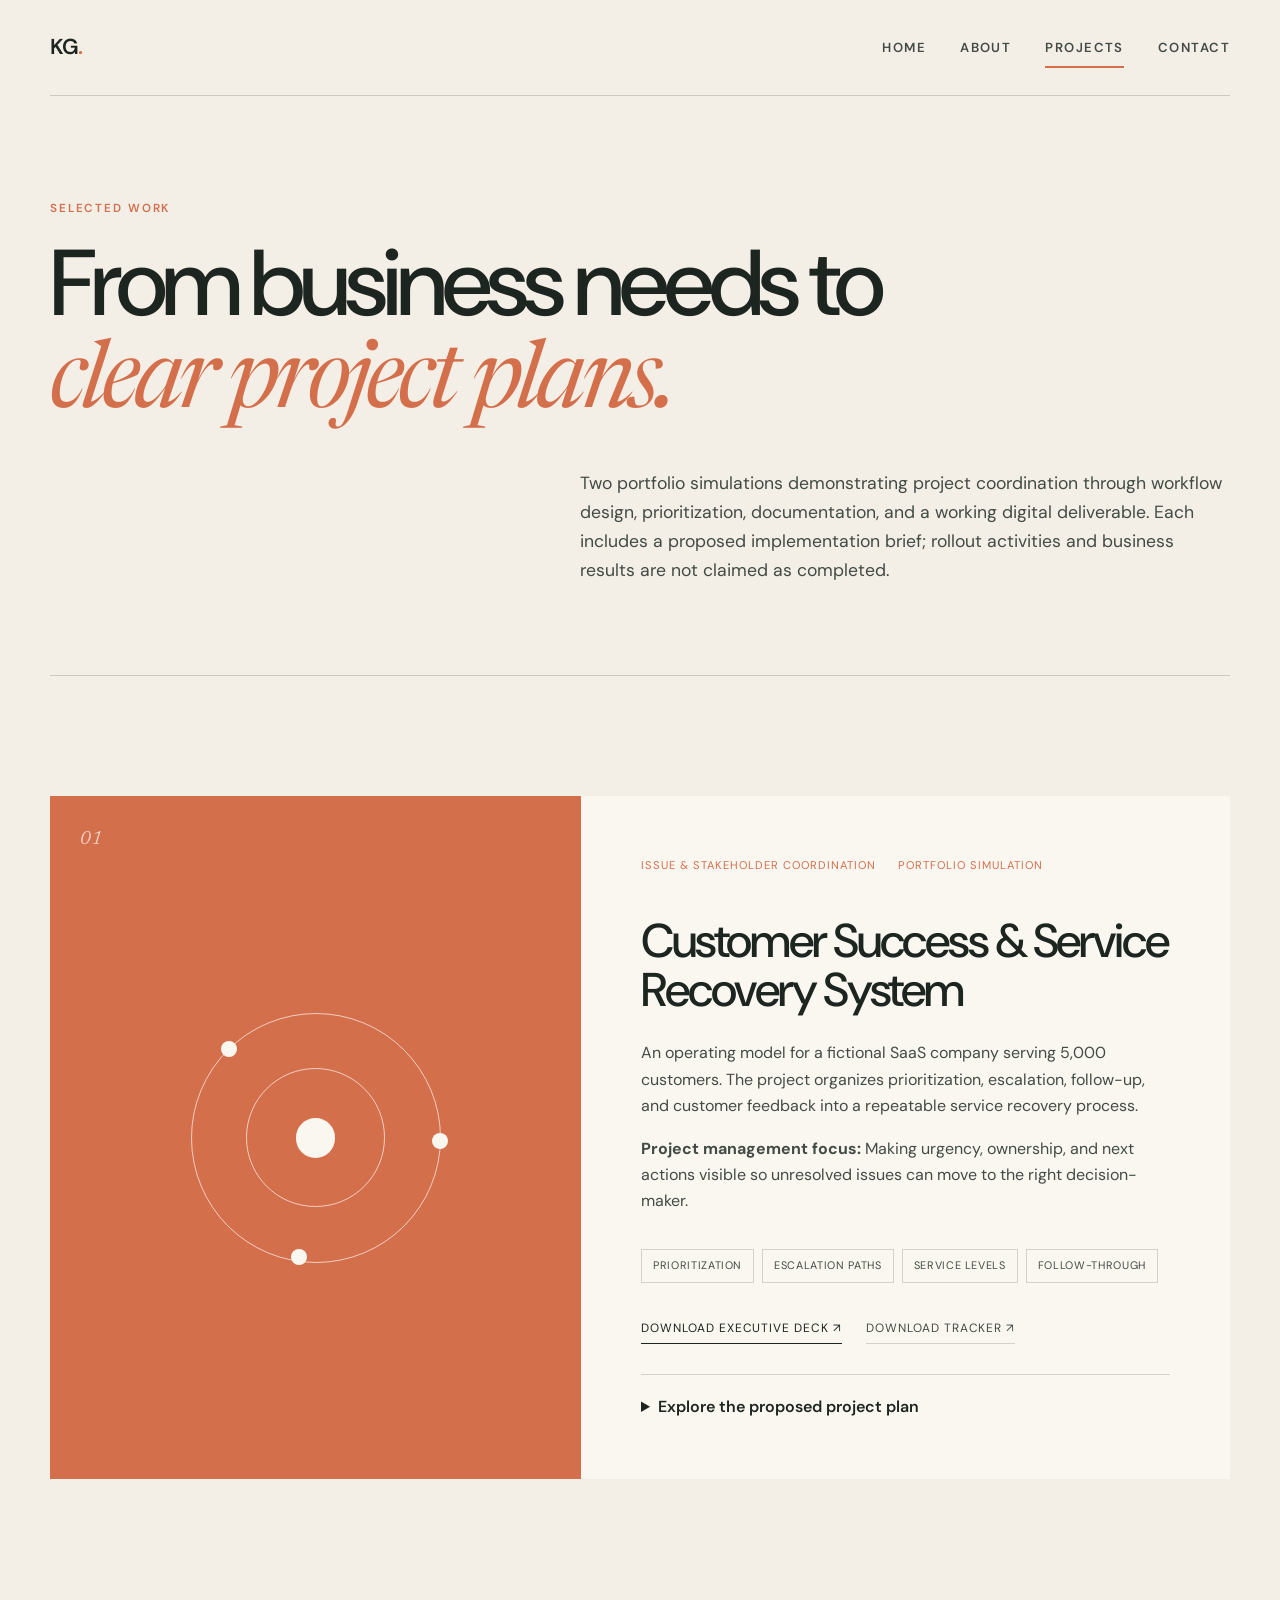
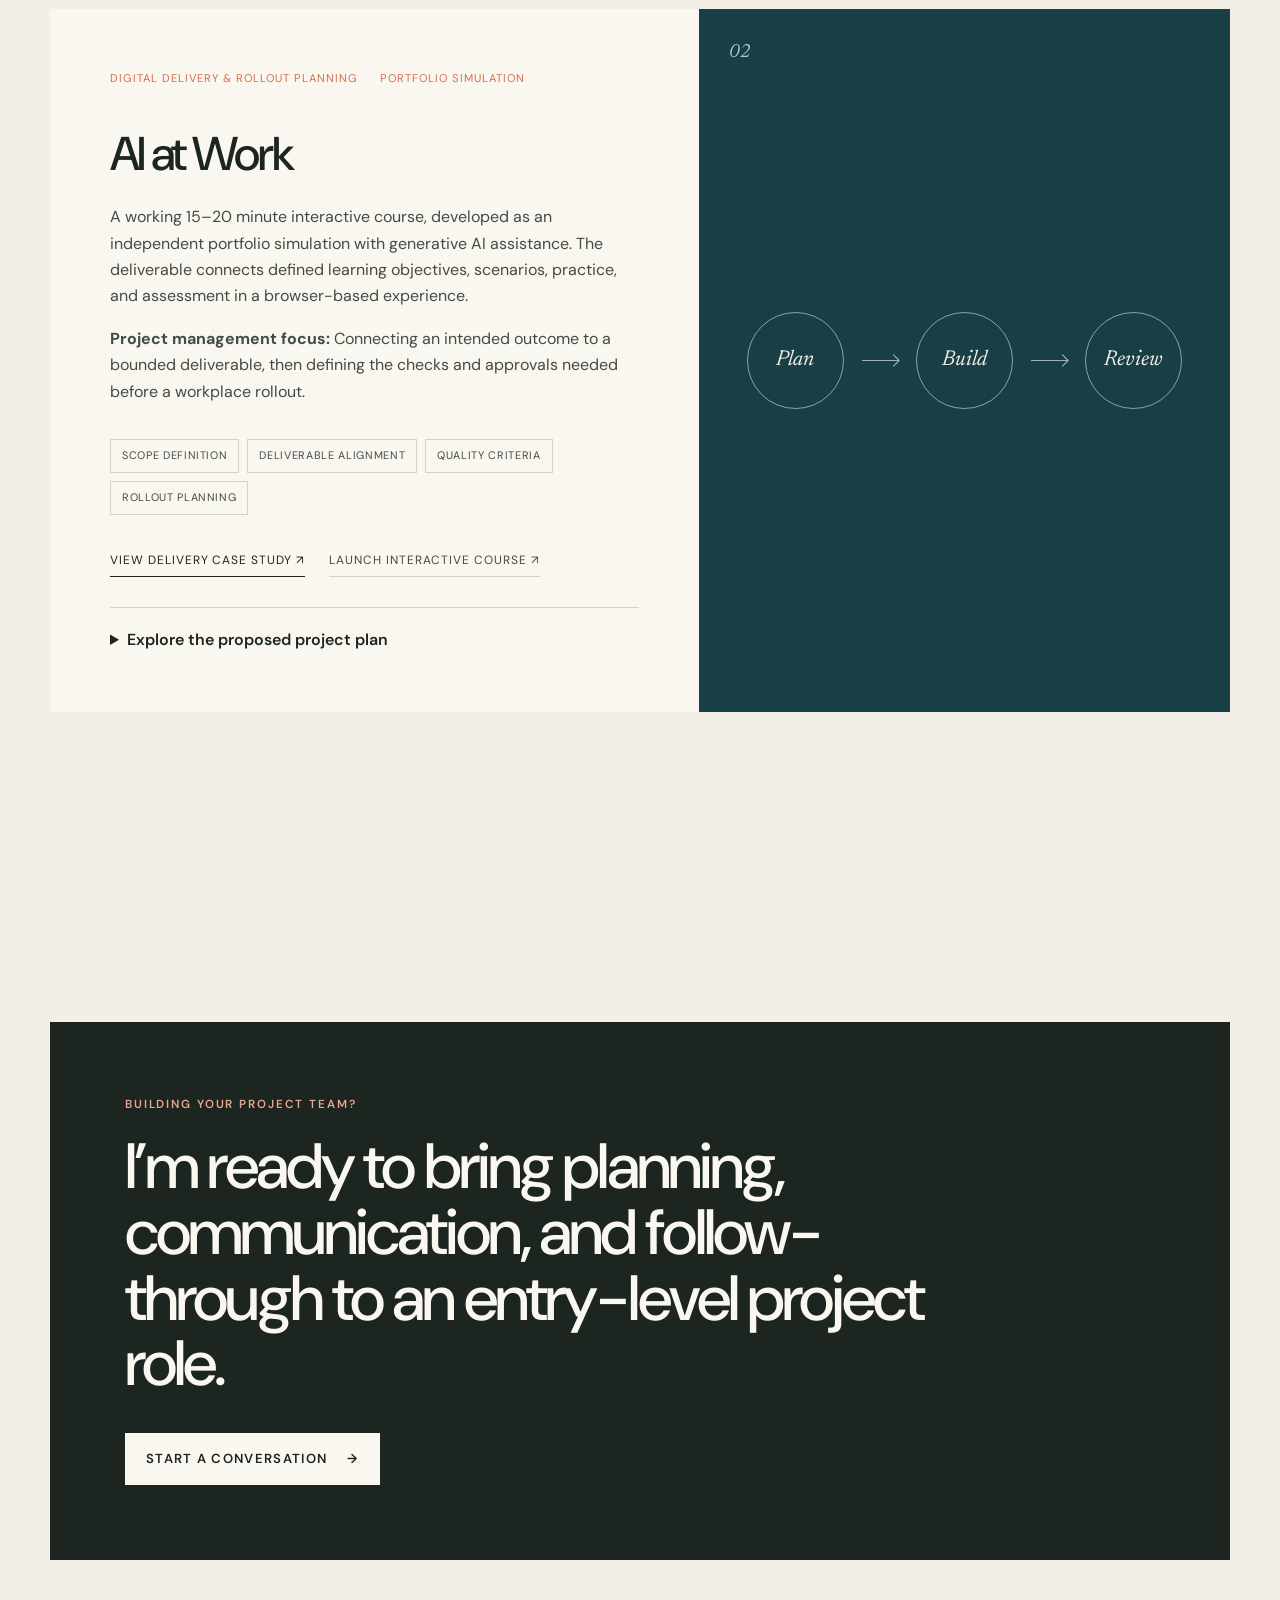
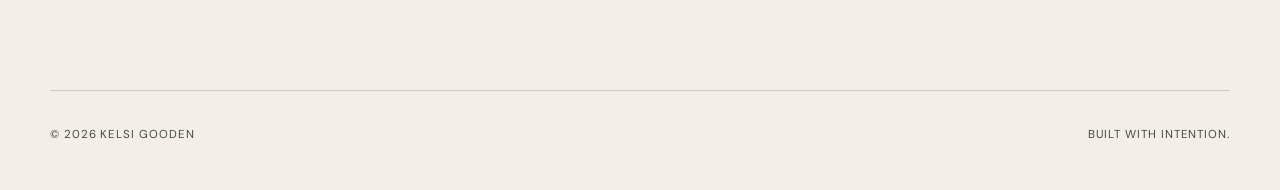
<file: projects.html>
<!doctype html>
<html lang="en">
  <head>
    <meta charset="utf-8" />
    <meta name="viewport" content="width=device-width, initial-scale=1" />
    <meta name="description" content="Project coordination portfolio by Kelsi Gooden: workflow planning, stakeholder ownership, issue escalation, and digital delivery." />
    <meta name="theme-color" content="#f3eee6" />
    <title>Projects | Kelsi Gooden</title>
    <link rel="icon" href="assets/favicon.svg" type="image/svg+xml" />
    <link rel="stylesheet" href="assets/styles.css" />
    <script defer src="assets/site.js"></script>
  </head>
  <body>
    <a class="skip-link" href="#main">Skip to content</a>
    <header class="site-header">
      <a class="wordmark" href="index.html" aria-label="Kelsi Gooden, home">KG<span>.</span></a>
      <button class="menu-toggle" type="button" aria-expanded="false" aria-controls="site-nav"><span></span><span></span><span></span><span class="sr-only">Open menu</span></button>
      <nav id="site-nav" class="site-nav" aria-label="Primary navigation"><a href="index.html">Home</a><a href="about.html">About</a><a class="active" href="projects.html" aria-current="page">Projects</a><a href="contact.html">Contact</a></nav>
    </header>

    <main id="main">
      <section class="page-intro shell reveal">
        <p class="eyebrow">Selected work</p>
        <h1>From business needs to <em>clear project plans.</em></h1>
        <p class="page-summary">Two portfolio simulations demonstrating project coordination through workflow design, prioritization, documentation, and a working digital deliverable. Each includes a proposed implementation brief; rollout activities and business results are not claimed as completed.</p>
      </section>

      <section class="case-studies shell">
<article id="customer-success" class="case-card reveal">
<div class="case-visual visual-customer" aria-hidden="true"><span>01</span><div class="orbit"><i></i><i></i><i></i></div></div>
<div class="case-content"><div class="case-meta"><span>Issue &amp; Stakeholder Coordination</span><span>Portfolio Simulation</span></div>
<h2>Customer Success &amp; Service Recovery System</h2><p>An operating model for a fictional SaaS company serving 5,000 customers. The project organizes prioritization, escalation, follow-up, and customer feedback into a repeatable service recovery process.</p><p><strong>Project management focus:</strong> Making urgency, ownership, and next actions visible so unresolved issues can move to the right decision-maker.</p>
<ul class="case-tags"><li>Prioritization</li><li>Escalation paths</li><li>Service levels</li><li>Follow-through</li></ul>
<div class="case-actions"><a class="case-status " href="assets/projects/customer-success-operations-executive-deck.pptx">Download executive deck <span aria-hidden="true">↗</span></a><a class="case-status case-status-secondary" href="assets/projects/customer-success-operations-tracker.xlsx">Download tracker <span aria-hidden="true">↗</span></a></div>
<details class="project-brief"><summary>Explore the proposed project plan</summary><p class="brief-note">Planning sample for a future rollout. The sequence is illustrative; dates, owners, and targets require stakeholder agreement.</p><dl><dt>Scope & boundaries</dt><dd>Define intake, severity levels, escalation paths, follow-up, and closure criteria. Exclude CRM implementation, staffing changes, and contractual service commitments.</dd><dt>Deliverables & status</dt><dd>Existing executive deck and operations tracker, supported by the proposed implementation brief below.</dd><dt>Stakeholders & ownership</dt><dd>Customer success lead as proposed sponsor; support as intake owner; product or engineering as escalation partners. Validate responsibilities with each team before pilot use.</dd><dt>Milestone sequence</dt><dd>1. Agree severity definitions. 2. Confirm owners and handoff expectations. 3. Walk through sample cases. 4. Pilot the process and revise unclear escalation points.</dd><dt>Risk & dependency</dt><dd>Ambiguous severity rules can cause inconsistent prioritization. Use example cases and a named escalation contact. Team capacity and access to case information must be confirmed.</dd><dt>Acceptance criteria</dt><dd>Sample cases have an assigned owner, priority, next action, and closure decision. A high-priority issue reaches the intended escalation owner without an ambiguous handoff.</dd><dt>Success measures</dt><dd>Proposed measures: response time, unresolved case age, reopened cases, and follow-up completion. Baselines and targets would be agreed with stakeholders; no customer retention improvement is claimed.</dd></dl></details>
</div></article>
<article id="ai-at-work" class="case-card reverse reveal">
<div class="case-visual visual-learning" aria-hidden="true"><span>02</span><div class="learning-loop"><b>Plan</b><i></i><b>Build</b><i></i><b>Review</b></div></div>
<div class="case-content"><div class="case-meta"><span>Digital Delivery &amp; Rollout Planning</span><span>Portfolio Simulation</span></div>
<h2>AI at Work</h2><p>A working 15–20 minute interactive course, developed as an independent portfolio simulation with generative AI assistance. The deliverable connects defined learning objectives, scenarios, practice, and assessment in a browser-based experience.</p><p><strong>Project management focus:</strong> Connecting an intended outcome to a bounded deliverable, then defining the checks and approvals needed before a workplace rollout.</p>
<ul class="case-tags"><li>Scope definition</li><li>Deliverable alignment</li><li>Quality criteria</li><li>Rollout planning</li></ul>
<div class="case-actions"><a class="case-status " href="projects/ai-at-work/index.html">View delivery case study <span aria-hidden="true">↗</span></a><a class="case-status case-status-secondary" href="projects/ai-at-work/course.html">Launch interactive course <span aria-hidden="true">↗</span></a></div>
<details class="project-brief"><summary>Explore the proposed project plan</summary><p class="brief-note">Planning sample for a future rollout. The sequence is illustrative; dates, owners, and targets require stakeholder agreement.</p><dl><dt>Scope & boundaries</dt><dd>Deliver a self-paced introductory AI course with practice and assessment. Exclude LMS integration, SCORM packaging, live AI connections, and organization-specific policy certification.</dd><dt>Deliverables & status</dt><dd>A published interactive course and detailed design case study. An organizational pilot, stakeholder sign-off, and workplace evaluation remain proposed.</dd><dt>Stakeholders & ownership</dt><dd>For a future rollout: learning lead as sponsor; privacy or security representative as content reviewer; managers and employees as pilot participants. These are proposed roles, not a team previously managed.</dd><dt>Milestone sequence</dt><dd>1. Confirm audience and policy requirements. 2. Review course content and scenarios. 3. Test navigation, assessment, keyboard use, and mobile layout. 4. Pilot with representative learners and resolve issues before handoff.</dd><dt>Risk & dependency</dt><dd>Generic advice may conflict with employer policy. Obtain policy review before deployment. Browser-only progress does not support centralized reporting, so reporting needs must be resolved before selecting this delivery format.</dd><dt>Acceptance criteria</dt><dd>All lessons are reachable; practice feedback and quiz scoring function; local progress works as documented; and policy and accessibility reviewers approve the intended rollout. These are proposed acceptance checks, not a claim of formal certification.</dd><dt>Success measures</dt><dd>Proposed measures: completion, assessment performance, learner feedback, and later workplace application. No employee cohort or productivity result has been measured.</dd></dl></details>
</div></article></section>

      <section class="cta-section shell reveal"><p class="eyebrow">Building your project team?</p><h2>I’m ready to bring planning, communication, and follow-through to an entry-level project role.</h2><a class="button button-light" href="contact.html">Start a conversation <span aria-hidden="true">→</span></a></section>
    </main>
    <footer class="site-footer shell"><p>© <span data-year></span> Kelsi Gooden</p><p>Built with intention.</p></footer>
  </body>
</html>
</file>
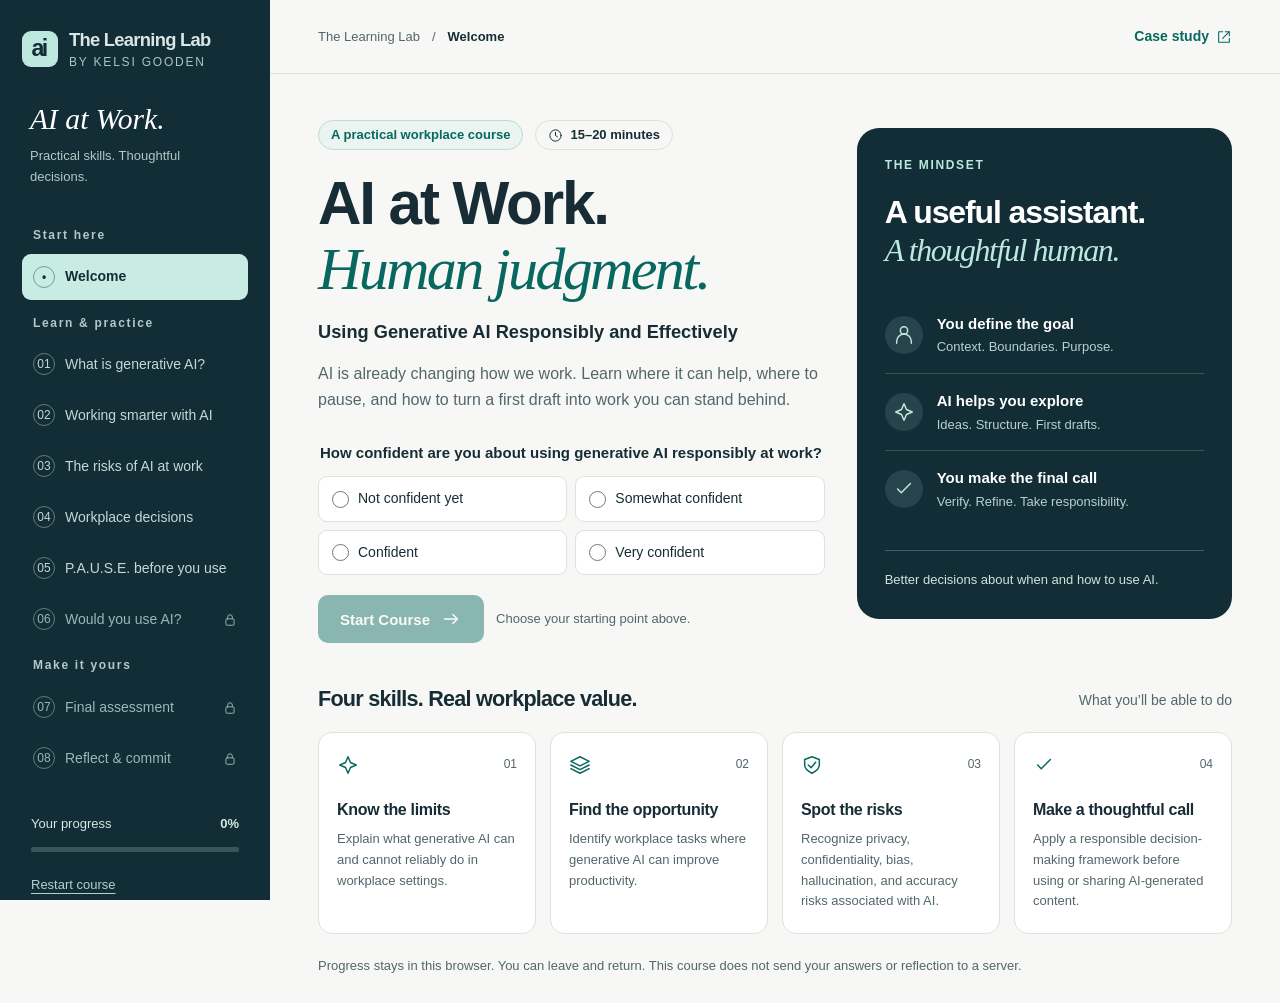
<file: projects/ai-at-work/course.html>
<!doctype html>
<html lang="en">
<head>
  <meta charset="utf-8"><meta name="viewport" content="width=device-width, initial-scale=1">
  <meta name="description" content="A 15–20 minute interactive course on using generative AI responsibly and effectively at work. Designed by Kelsi Gooden.">
  <meta name="theme-color" content="#122d35">
  <title>AI at Work — Interactive Course</title>
  <link rel="icon" type="image/svg+xml" href="data:image/svg+xml,%3Csvg xmlns='http://www.w3.org/2000/svg' viewBox='0 0 32 32'%3E%3Crect width='32' height='32' rx='8' fill='%23122d35'/%3E%3Cpath d='M8 24 15 8h3l7 16h-4l-2-5h-6l-2 5zm6-8h4l-2-5z' fill='%23aee7dd'/%3E%3C/svg%3E">
  <link rel="stylesheet" href="assets/styles.css">
  <script defer src="assets/content.js"></script>
  <script defer src="assets/course.js"></script>
</head>
<body class="course-body">
  <a class="skip-link" href="#main">Skip to lesson</a>
  <div id="app"><noscript><main class="no-script"><h1>AI at Work</h1><p>This interactive course needs JavaScript. Enable JavaScript in your browser to use the activities and assessment.</p><a href="index.html">Read the project case study</a></main></noscript></div>
  <div id="announcer" class="sr-only" role="status" aria-live="polite" aria-atomic="true"></div>
</body>
</html>
</file>
<file: assets/styles.css>
@import url("https://fonts.googleapis.com/css2?family=DM+Sans:wght@400;500;600&family=Newsreader:ital,opsz,wght@1,6..72,400&display=swap");

:root {
  --ink: #1d2520;
  --ink-soft: #424b45;
  --paper: #f3eee6;
  --paper-light: #faf7f1;
  --accent: #d46f4c;
  --accent-soft: #e7a58b;
  --olive: #899077;
  --line: rgba(29, 37, 32, 0.18);
  --sans: "DM Sans", "Helvetica Neue", Arial, sans-serif;
  --serif: "Newsreader", Georgia, serif;
  --shell: min(1180px, calc(100vw - 48px));
}

* { box-sizing: border-box; }
html { scroll-behavior: smooth; }
body { margin: 0; background: var(--paper); color: var(--ink); font-family: var(--sans); font-size: 16px; line-height: 1.65; }
img { display: block; max-width: 100%; }
a { color: inherit; text-decoration: none; }
button { font: inherit; }
.shell { width: var(--shell); margin-inline: auto; }
.sr-only { position: absolute; width: 1px; height: 1px; padding: 0; margin: -1px; overflow: hidden; clip: rect(0, 0, 0, 0); white-space: nowrap; border: 0; }
.skip-link { position: fixed; top: 8px; left: 8px; z-index: 100; background: var(--ink); color: white; padding: 8px 14px; transform: translateY(-160%); }
.skip-link:focus { transform: none; }

.site-header { width: var(--shell); height: 96px; margin-inline: auto; display: flex; align-items: center; justify-content: space-between; border-bottom: 1px solid var(--line); position: relative; z-index: 20; }
.wordmark { font-weight: 600; font-size: 1.35rem; letter-spacing: -0.04em; }
.wordmark span { color: var(--accent); }
.site-nav { display: flex; align-items: center; gap: 34px; }
.site-nav a { position: relative; font-size: 0.82rem; font-weight: 600; text-transform: uppercase; letter-spacing: 0.11em; color: var(--ink-soft); }
.site-nav a::after { content: ""; position: absolute; left: 0; bottom: -10px; width: 100%; height: 2px; background: var(--accent); transform: scaleX(0); transform-origin: right; transition: transform 220ms ease; }
.site-nav a:hover::after, .site-nav a.active::after { transform: scaleX(1); transform-origin: left; }
.menu-toggle { display: none; border: 0; background: transparent; padding: 8px; }
.menu-toggle > span:not(.sr-only) { display: block; width: 24px; height: 1px; background: var(--ink); margin: 5px; }

.hero { min-height: 730px; display: grid; grid-template-columns: 1.15fr 0.85fr; gap: 8vw; align-items: center; padding-block: 72px; }
.eyebrow { margin: 0 0 22px; color: var(--accent); font-size: 0.73rem; line-height: 1.3; letter-spacing: 0.16em; text-transform: uppercase; font-weight: 600; }
h1, h2, h3, p { margin-top: 0; }
h1 { margin-bottom: 30px; max-width: 820px; font-size: clamp(3.2rem, 6vw, 6.25rem); line-height: 0.98; letter-spacing: -0.055em; font-weight: 500; }
h1 em, h2 em { color: var(--accent); font-family: var(--serif); font-weight: 400; }
.hero-intro { max-width: 650px; margin-bottom: 36px; color: var(--ink-soft); font-size: clamp(1rem, 1.5vw, 1.18rem); }
.button-row { display: flex; align-items: center; gap: 28px; flex-wrap: wrap; }
.button { display: inline-flex; align-items: center; gap: 20px; padding: 15px 21px; font-size: 0.82rem; font-weight: 600; text-transform: uppercase; letter-spacing: 0.1em; transition: transform 180ms ease, background 180ms ease, color 180ms ease; }
.button:hover { transform: translateY(-2px); }
.button-primary { color: var(--paper-light); background: var(--ink); }
.button-primary:hover { background: var(--accent); }
.button-text { padding-inline: 0; border-bottom: 1px solid var(--ink); }
.button-light { background: var(--paper-light); color: var(--ink); }
.button-light:hover { background: var(--accent-soft); }
.text-link { font-size: 0.83rem; text-transform: uppercase; letter-spacing: 0.08em; border-bottom: 1px solid currentColor; }

.hero-visual { align-self: stretch; display: flex; flex-direction: column; justify-content: center; }
.portrait-frame { position: relative; width: min(100%, 420px); margin-left: auto; overflow: hidden; background: #b0ad99; }
.portrait-frame::before { content: ""; position: absolute; inset: 14px; z-index: 1; border: 1px solid rgba(255, 255, 255, 0.55); pointer-events: none; }
.portrait-frame img { width: 100%; aspect-ratio: 0.82; object-fit: cover; object-position: 50% 25%; filter: saturate(0.88) contrast(0.98); transform: scale(1.002); transition: transform 600ms ease; }
.portrait-frame:hover img { transform: scale(1.025); }
.hero-note { width: min(100%, 420px); margin: 13px 0 0 auto; display: flex; justify-content: space-between; gap: 16px; color: var(--ink-soft); font-size: 0.65rem; line-height: 1.4; text-transform: uppercase; letter-spacing: 0.08em; }
.hero-note span:last-child { max-width: 190px; text-align: right; }

.ticker { overflow: hidden; padding-block: 20px; color: var(--paper-light); background: var(--ink); }
.ticker-track { min-width: max-content; display: flex; justify-content: center; align-items: center; gap: 28px; margin-inline: auto; padding-inline: 28px; font-family: var(--serif); font-style: italic; font-size: 1.18rem; }
.ticker i { width: 5px; height: 5px; border-radius: 50%; background: var(--accent); }

.value-section, .project-preview, .experience-section, .principles { padding-block: 130px; }
.section-heading { max-width: 720px; margin-bottom: 70px; }
.section-heading h2 { margin-bottom: 0; font-size: clamp(2.5rem, 4.6vw, 4.5rem); line-height: 1.04; letter-spacing: -0.045em; font-weight: 500; }
.value-grid { display: grid; grid-template-columns: repeat(3, 1fr); border-top: 1px solid var(--line); }
.value-grid article { min-height: 280px; padding: 32px 35px 20px 0; border-right: 1px solid var(--line); }
.value-grid article + article { padding-left: 35px; }
.value-grid article:last-child { border-right: 0; }
.value-number { color: var(--accent); font-family: var(--serif); font-style: italic; }
.value-grid h3 { margin: 58px 0 14px; font-size: 1.25rem; letter-spacing: -0.02em; }
.value-grid p { max-width: 300px; color: var(--ink-soft); font-size: 0.93rem; }

.project-preview { border-top: 1px solid var(--line); }
.split-heading { max-width: none; display: flex; justify-content: space-between; align-items: end; gap: 32px; }
.project-row { display: grid; grid-template-columns: 60px 1.4fr 0.7fr 35px; gap: 24px; align-items: center; min-height: 118px; border-top: 1px solid var(--line); transition: color 180ms ease, padding 180ms ease; }
.project-row:last-child { border-bottom: 1px solid var(--line); }
.project-row:hover { color: var(--accent); padding-inline: 12px; }
.project-index, .project-type { color: var(--ink-soft); font-size: 0.73rem; text-transform: uppercase; letter-spacing: 0.08em; }
.project-name { font-size: clamp(1.25rem, 2vw, 1.7rem); letter-spacing: -0.025em; }
.project-arrow { font-size: 1.4rem; text-align: right; }

.cta-section { margin-block: 60px 130px; padding: 75px; background: var(--ink); color: var(--paper-light); }
.cta-section .eyebrow { color: var(--accent-soft); }
.cta-section h2 { max-width: 850px; margin-bottom: 36px; font-size: clamp(2.4rem, 5vw, 4.8rem); line-height: 1.03; letter-spacing: -0.045em; font-weight: 500; }
.site-footer { min-height: 100px; display: flex; align-items: center; justify-content: space-between; border-top: 1px solid var(--line); color: var(--ink-soft); font-size: 0.72rem; text-transform: uppercase; letter-spacing: 0.08em; }

.page-intro { padding-block: 105px 90px; border-bottom: 1px solid var(--line); }
.page-intro h1 { max-width: 1000px; margin-bottom: 0; font-size: clamp(3.6rem, 7.3vw, 7.2rem); }
.page-summary { max-width: 650px; margin: 38px 0 0 auto; color: var(--ink-soft); font-size: 1.1rem; }
.about-story { display: grid; grid-template-columns: 0.8fr 1.2fr; gap: 9vw; padding-block: 120px; align-items: start; }
.about-photo { position: sticky; top: 30px; }
.about-photo img { width: 100%; aspect-ratio: 0.78; object-fit: cover; object-position: 50% 20%; filter: saturate(0.88); }
.photo-caption { display: flex; justify-content: space-between; margin-top: 12px; color: var(--ink-soft); font-size: 0.68rem; text-transform: uppercase; letter-spacing: 0.08em; }
.story-copy { padding-top: 28px; }
.story-copy p { max-width: 680px; margin-bottom: 30px; color: var(--ink-soft); font-size: 1.05rem; }
.story-copy .lead { color: var(--ink); font-size: clamp(1.65rem, 3vw, 2.55rem); line-height: 1.25; letter-spacing: -0.035em; }
.experience-section { border-top: 1px solid var(--line); }
.timeline article { display: grid; grid-template-columns: minmax(130px, 0.28fr) 1fr; gap: 35px; padding: 34px 0; border-top: 1px solid var(--line); }
.timeline article:last-child { border-bottom: 1px solid var(--line); }
.timeline span { color: var(--accent); font-size: 0.75rem; text-transform: uppercase; letter-spacing: 0.09em; }
.timeline h3 { margin-bottom: 9px; font-size: 1.5rem; letter-spacing: -0.025em; }
.timeline p { max-width: 690px; margin: 0; color: var(--ink-soft); }
.principles { border-top: 1px solid var(--line); }
.principle-grid { display: grid; grid-template-columns: repeat(2, 1fr); border-top: 1px solid var(--line); border-left: 1px solid var(--line); }
.principle-grid article { min-height: 220px; padding: 36px; border-right: 1px solid var(--line); border-bottom: 1px solid var(--line); }
.principle-grid h3 { font-size: 1.35rem; }
.principle-grid p { max-width: 430px; margin: 0; color: var(--ink-soft); }

.case-studies { padding-block: 120px; }
.case-card { display: grid; grid-template-columns: 0.9fr 1.1fr; min-height: 590px; margin-bottom: 130px; background: var(--paper-light); }
.case-card.reverse { grid-template-columns: 1.1fr 0.9fr; }
.case-card.reverse .case-visual { order: 2; }
.case-visual { position: relative; min-height: 540px; overflow: hidden; display: grid; place-items: center; background: var(--olive); }
.case-visual > span { position: absolute; top: 28px; left: 30px; color: rgba(255,255,255,.7); font-family: var(--serif); font-size: 1.2rem; font-style: italic; }
.visual-lines { width: 62%; }
.visual-lines i { display: block; height: 46px; margin-block: 19px; border: 1px solid rgba(255,255,255,.7); background: rgba(243,238,230,.12); transform: translateX(var(--offset)); }
.visual-lines i:nth-child(1) { --offset: -12%; }
.visual-lines i:nth-child(2) { --offset: 7%; }
.visual-lines i:nth-child(3) { --offset: -2%; }
.visual-lines i:nth-child(4) { --offset: 15%; }
.visual-customer { background: var(--accent); }
.visual-ai { background: #314d5f; }
.visual-learning { background: #193f46; }
.learning-loop { display: flex; align-items: center; justify-content: center; gap: 18px; width: min(82%, 480px); color: #f3eee6; }
.learning-loop b { display: grid; place-items: center; width: 112px; aspect-ratio: 1; border: 1px solid rgba(255,255,255,.5); border-radius: 50%; font-family: var(--serif); font-size: 1.35rem; font-style: italic; font-weight: 400; }
.learning-loop i { width: 42px; height: 1px; background: rgba(255,255,255,.6); position: relative; }
.learning-loop i::after { content: ""; position: absolute; right: 0; top: -4px; width: 8px; height: 8px; border-top: 1px solid rgba(255,255,255,.7); border-right: 1px solid rgba(255,255,255,.7); transform: rotate(45deg); }
.signal-grid { width: 230px; display: grid; grid-template-columns: repeat(3, 1fr); gap: 34px; }
.signal-grid i { position: relative; width: 20px; height: 20px; margin: auto; border: 1px solid rgba(255,255,255,.75); border-radius: 50%; background: rgba(255,255,255,.12); }
.signal-grid i::after { content: ""; position: absolute; top: 50%; left: 20px; width: 34px; height: 1px; background: rgba(255,255,255,.35); }
.signal-grid i:nth-child(3n)::after { display: none; }
.orbit { width: 250px; aspect-ratio: 1; position: relative; border: 1px solid rgba(255,255,255,.65); border-radius: 50%; }
.orbit::before, .orbit::after { content: ""; position: absolute; inset: 22%; border: 1px solid rgba(255,255,255,.65); border-radius: 50%; }
.orbit::after { inset: 42%; background: var(--paper-light); border: 0; }
.orbit i { position: absolute; width: 16px; height: 16px; background: var(--paper-light); border-radius: 50%; }
.orbit i:nth-child(1) { top: 11%; left: 12%; }
.orbit i:nth-child(2) { right: -8px; top: 48%; }
.orbit i:nth-child(3) { bottom: -3px; left: 40%; }
.case-content { padding: 60px; display: flex; flex-direction: column; justify-content: center; }
.case-meta { display: flex; gap: 22px; margin-bottom: 42px; color: var(--accent); font-size: 0.7rem; text-transform: uppercase; letter-spacing: 0.09em; }
.case-content h2 { max-width: 650px; margin-bottom: 25px; font-size: clamp(2.1rem, 3.7vw, 3.6rem); line-height: 1.04; letter-spacing: -0.045em; font-weight: 500; }
.case-content > p { color: var(--ink-soft); }
.case-tags { display: flex; gap: 8px; flex-wrap: wrap; padding: 0; margin: 18px 0 36px; list-style: none; }
.case-tags li { padding: 7px 11px; border: 1px solid var(--line); color: var(--ink-soft); font-size: 0.68rem; text-transform: uppercase; letter-spacing: 0.06em; }
.case-status { align-self: start; padding-bottom: 5px; border-bottom: 1px solid var(--ink); font-size: 0.75rem; text-transform: uppercase; letter-spacing: 0.08em; }
.case-actions { display: flex; align-items: center; gap: 24px; flex-wrap: wrap; }
.case-status { transition: color 180ms ease, border-color 180ms ease; }
.case-status:hover { color: var(--accent); border-color: var(--accent); }
.case-status-secondary { color: var(--ink-soft); border-color: var(--line); }
.project-placeholder { display: grid; grid-template-columns: 0.25fr 1fr; gap: 30px; padding: 65px; border: 1px solid var(--line); }
.project-placeholder > span { color: var(--accent); font-family: var(--serif); font-style: italic; font-size: 2.5rem; }
.project-placeholder h2 { margin-bottom: 12px; font-size: clamp(2rem, 3vw, 3rem); letter-spacing: -0.04em; }
.project-placeholder p:last-child { color: var(--ink-soft); }

.contact-page { min-height: 100vh; background: var(--ink); color: var(--paper-light); }
.contact-page .site-header, .contact-page .site-footer { border-color: rgba(255,255,255,.18); }
.contact-page .site-nav a { color: var(--paper-light); }
.contact-page .menu-toggle > span:not(.sr-only) { background: var(--paper-light); }
.contact-main { min-height: calc(100vh - 196px); display: grid; grid-template-columns: 1fr 0.8fr; gap: 9vw; align-items: center; padding-block: 80px; }
.contact-copy h1 { font-size: clamp(4rem, 7.5vw, 8rem); }
.contact-copy p:last-child { max-width: 620px; color: rgba(250,247,241,.7); font-size: 1.05rem; }
.contact-link { display: grid; grid-template-columns: 110px 1fr 25px; gap: 14px; align-items: center; min-height: 105px; border-top: 1px solid rgba(255,255,255,.24); transition: color 180ms ease, padding 180ms ease; }
.contact-link:last-of-type { border-bottom: 1px solid rgba(255,255,255,.24); }
.contact-link:hover:not(.is-placeholder) { color: var(--accent-soft); padding-inline: 10px; }
.contact-link span { color: var(--accent-soft); font-size: 0.72rem; text-transform: uppercase; letter-spacing: 0.08em; }
.contact-link strong { font-size: 1.15rem; font-weight: 500; }
.contact-link i { font-style: normal; font-size: 1.25rem; }
.contact-link.is-placeholder { cursor: default; color: rgba(250,247,241,.52); }
.contact-note { margin-top: 35px; padding: 18px 20px; border-left: 2px solid var(--accent); background: rgba(255,255,255,.05); font-size: 0.82rem; }
.contact-note p { margin: 4px 0 0; color: rgba(250,247,241,.6); }
.contact-note code { color: var(--accent-soft); }
.contact-page .site-footer { color: rgba(250,247,241,.6); }
.not-found { min-height: 100vh; display: flex; flex-direction: column; justify-content: center; align-items: start; }
.not-found h1 { margin-bottom: 15px; }

.reveal { opacity: 0; transform: translateY(24px); transition: opacity 700ms ease, transform 700ms ease; }
.reveal-delay { transition-delay: 140ms; }
.reveal.visible { opacity: 1; transform: none; }
@media (prefers-reduced-motion: reduce) { html { scroll-behavior: auto; } .reveal { opacity: 1; transform: none; transition: none; } * { transition-duration: 0.01ms !important; } }

@media (max-width: 900px) {
  :root { --shell: min(100% - 36px, 720px); }
  .site-header { height: 78px; }
  .menu-toggle { display: block; }
  .site-nav { position: absolute; top: 78px; left: 0; right: 0; display: none; flex-direction: column; align-items: start; gap: 0; padding: 18px; background: var(--paper-light); border: 1px solid var(--line); box-shadow: 0 18px 40px rgba(29,37,32,.12); }
  .contact-page .site-nav { background: var(--ink); }
  .site-nav.open { display: flex; }
  .site-nav a { width: 100%; padding: 13px; }
  .site-nav a::after { display: none; }
  .hero { min-height: auto; grid-template-columns: 1fr; gap: 65px; padding-block: 75px; }
  .hero-copy { order: 1; }
  .hero-visual { order: 2; }
  .portrait-frame, .hero-note { width: min(100%, 520px); margin-inline: auto; }
  .value-grid { grid-template-columns: 1fr; }
  .value-grid article, .value-grid article + article { min-height: auto; padding: 28px 0; border-right: 0; border-bottom: 1px solid var(--line); }
  .value-grid h3 { margin-top: 28px; }
  .split-heading { display: block; }
  .split-heading .text-link { display: inline-block; margin-top: 30px; }
  .project-row { grid-template-columns: 40px 1fr 30px; padding-block: 25px; }
  .project-type { grid-column: 2; grid-row: 2; }
  .project-arrow { grid-column: 3; grid-row: 1 / 3; }
  .cta-section { padding: 48px; }
  .about-story { grid-template-columns: 1fr; }
  .about-photo { position: static; max-width: 520px; }
  .case-card, .case-card.reverse { grid-template-columns: 1fr; }
  .case-card.reverse .case-visual { order: 0; }
  .case-visual { min-height: 430px; }
  .contact-main { grid-template-columns: 1fr; gap: 55px; }
}

@media (max-width: 560px) {
  :root { --shell: calc(100% - 28px); }
  h1 { font-size: 3.2rem; }
  .hero { padding-block: 55px; }
  .hero-note { display: block; }
  .hero-note span { display: block; }
  .hero-note span:last-child { margin-top: 7px; text-align: left; }
  .value-section, .project-preview, .experience-section, .principles { padding-block: 85px; }
  .section-heading { margin-bottom: 48px; }
  .ticker-track { justify-content: start; }
  .project-row { gap: 12px; }
  .cta-section { width: 100%; margin-bottom: 80px; padding: 50px 24px; }
  .site-footer { min-height: 90px; }
  .site-footer p:last-child { display: none; }
  .page-intro { padding-block: 70px; }
  .page-intro h1 { font-size: 3.5rem; }
  .about-story { padding-block: 80px; }
  .story-copy .lead { font-size: 1.7rem; }
  .timeline article { grid-template-columns: 1fr; gap: 12px; }
  .principle-grid { grid-template-columns: 1fr; }
  .case-studies { padding-block: 80px; }
  .case-card { margin-bottom: 70px; }
  .case-visual { min-height: 340px; }
  .learning-loop { gap: 8px; width: calc(100% - 32px); }
  .learning-loop b { width: 82px; font-size: 1.05rem; }
  .learning-loop i { width: 18px; }
  .case-content { padding: 38px 24px; }
  .case-meta { flex-direction: column; gap: 5px; margin-bottom: 28px; }
  .project-placeholder { grid-template-columns: 1fr; padding: 35px 24px; }
  .contact-main { padding-block: 70px; }
  .contact-copy h1 { font-size: 4rem; }
  .contact-link { grid-template-columns: 80px 1fr 20px; }
  .contact-link strong { font-size: .95rem; }
}

/* Project implementation briefs */
.project-brief { margin-top: 30px; border-top: 1px solid var(--line); padding-top: 20px; }
.project-brief summary { cursor: pointer; font-weight: 600; line-height: 1.5; }
.project-brief summary:focus-visible, a:focus-visible, button:focus-visible { outline: 2px solid var(--accent); outline-offset: 5px; }
.project-brief .brief-note { font-size: .85rem; margin-top: 18px; color: var(--ink-soft); }
.project-brief dt { font-weight: 600; margin-top: 18px; font-size: .9rem; }
.project-brief dd { margin: 5px 0 0; font-size: .9rem; color: var(--ink-soft); }
.case-meta { flex-wrap: wrap; }
</file>
<file: projects/ai-at-work/assets/styles.css>
@charset "UTF-8";
:root{--ink:#172c34;--navy:#122d35;--muted:#53666c;--teal:#08675f;--teal-dark:#05544d;--mint:#bce8df;--pale:#eaf5f1;--paper:#f7f8f5;--white:#fff;--line:#dce3df;--gold:#e9c66b;--warn:#8b5019;--warn-bg:#fff6e7;--radius:18px;--sans:"Avenir Next",Avenir,"Segoe UI",Arial,sans-serif;--serif:Georgia,"Times New Roman",serif}
*{box-sizing:border-box}html{scroll-behavior:smooth;scroll-padding-top:95px}body{margin:0;color:var(--ink);background:var(--paper);font-family:var(--sans);font-size:16px;line-height:1.65;-webkit-font-smoothing:antialiased}button,input,textarea,select{font:inherit}button,a,input,textarea,select{-webkit-tap-highlight-color:transparent}button{cursor:pointer}button:disabled{cursor:not-allowed}a{color:var(--teal);text-underline-offset:4px}button:focus-visible,a:focus-visible,input:focus-visible,select:focus-visible,textarea:focus-visible,summary:focus-visible,[tabindex]:focus-visible{outline:3px solid #ba7418;outline-offset:4px}button{color:inherit}button svg,a svg{flex-shrink:0}h1,h2,h3,h4,p{margin:0}h1,h2,h3,h4{line-height:1.15;letter-spacing:-.035em}h1{font-size:clamp(2.65rem,4.7vw,4.75rem);font-weight:650;line-height:1.07}h2{font-size:clamp(1.75rem,3vw,2.65rem);font-weight:650}h3{font-size:1.25rem;font-weight:650;line-height:1.3}h4{font-size:1.05rem}p+p{margin-top:14px}img{display:block;max-width:100%}svg.icon{width:22px;height:22px;vertical-align:middle;stroke:currentColor;fill:none;stroke-width:1.6;stroke-linecap:round;stroke-linejoin:round}.sr-only{position:absolute!important;width:1px;height:1px;padding:0;margin:-1px;overflow:hidden;clip:rect(0,0,0,0);white-space:nowrap;border:0}.skip-link{position:fixed;top:8px;left:12px;transform:translateY(-150%);z-index:100;background:var(--white);padding:10px 20px;border:2px solid var(--teal)}.skip-link:focus{transform:translateY(0)}.eyebrow{font-size:.75rem;font-weight:750;letter-spacing:.14em;text-transform:uppercase;display:flex;align-items:center;gap:9px;color:var(--teal)}.meta{font-size:.875rem;color:var(--muted)}.muted{color:var(--muted)}.serif{font-family:var(--serif);font-style:italic;font-weight:400;letter-spacing:-.045em}.teal{color:var(--teal)}.row{display:flex;align-items:center;gap:12px}.between{justify-content:space-between}.wrap{flex-wrap:wrap}.spacer{height:24px}.badge{display:inline-flex;align-items:center;gap:7px;border:1px solid var(--line);border-radius:100px;padding:5px 12px;font-size:.8125rem;font-weight:600;line-height:1.4}.badge.teal{background:var(--pale);border-color:#bfdbd0}.badge.dark{background:#21434a;color:#d6f1eb;border-color:#36575e}.badge .icon{width:15px;height:15px}.btn{display:inline-flex;justify-content:center;align-items:center;gap:10px;min-height:48px;padding:11px 21px;font-size:.9375rem;line-height:1.4;font-weight:650;border-radius:10px;border:1px solid transparent;background:var(--teal);color:white;text-decoration:none;transition:background .15s,transform .15s}.btn:hover{background:var(--teal-dark);transform:translateY(-1px)}.btn:active{transform:translateY(0)}.btn.secondary{background:white;color:var(--ink);border-color:var(--line)}.btn.secondary:hover{background:#eff3ef}.btn.ghost{background:transparent;color:var(--muted);border-color:transparent}.btn.ghost:hover{background:#e9eeea}.btn.light{background:var(--mint);color:var(--navy)}.btn.light:hover{background:#d5f3ec}.btn:disabled{opacity:.45;transform:none}.link-btn{background:transparent;border:0;color:var(--teal);padding:6px 0;text-decoration:underline;text-underline-offset:4px;font-size:.9rem}.icon-box{width:43px;height:43px;display:flex;align-items:center;justify-content:center;background:var(--pale);border-radius:12px;color:var(--teal);flex-shrink:0}.divider{height:1px;background:var(--line);margin:26px 0}.callout{padding:20px 24px;background:var(--pale);border-radius:12px;display:flex;gap:14px;font-size:.9375rem;line-height:1.6}.callout .icon{flex-shrink:0;margin-top:3px;color:var(--teal)}.callout strong{display:block;margin-bottom:3px}.callout.warning{background:var(--warn-bg)}.callout.warning .icon{color:var(--warn)}.tag{background:#edf1ef;font-size:.8125rem;border-radius:6px;padding:4px 9px;display:inline-block}.empty-copy{color:var(--muted);padding:50px;text-align:center}.no-script{max-width:800px;margin:100px auto;padding:30px}.footnote{font-size:.8125rem;line-height:1.6;color:var(--muted)}
/* Learning workspace */
.course-shell{min-height:100vh;display:grid;grid-template-columns:270px minmax(0,1fr)}.sidebar{background:var(--navy);color:#d9e6e5;position:fixed;inset:0 auto 0 0;width:270px;z-index:25;display:flex;flex-direction:column;padding:29px 22px 20px;overflow:auto}.brand{display:flex;align-items:center;gap:11px;color:inherit;text-decoration:none;line-height:1.2}.brand-mark{background:var(--mint);color:var(--navy);border-radius:9px;display:grid;place-items:center;width:36px;height:36px;font-size:1.45rem;font-weight:700;letter-spacing:-.12em;padding-right:3px}.brand-name{font-size:1.15rem;font-weight:650;letter-spacing:-.04em}.brand small{font-size:.75rem;letter-spacing:.15em;font-weight:500;display:block;margin-top:4px;color:#a9c6c6}.sidebar-title{padding:34px 8px 24px}.sidebar-title p{font-family:var(--serif);font-style:italic;font-size:1.85rem;line-height:1.1;color:#fff}.sidebar-title .meta{color:#b2c7c9;margin-top:9px;font-size:.8125rem}.nav-label{font-size:.75rem;font-weight:700;letter-spacing:.14em;color:#b1c9ca;padding:14px 11px 8px}.lesson-nav{display:grid;gap:5px}.lesson-link{display:flex;align-items:center;gap:10px;text-align:left;background:none;border:1px solid transparent;border-radius:9px;color:#c5d8d8;width:100%;padding:11px 10px;font-size:.875rem;line-height:1.35;transition:background .15s}.lesson-link:hover{background:#21424a}.lesson-link.active{background:#c8ece3;color:var(--navy);font-weight:650}.lesson-num{width:22px;height:22px;display:grid;place-items:center;font-size:.75rem;flex-shrink:0;border:1px solid #627b80;border-radius:50%}.lesson-link.active .lesson-num{border-color:#759e97}.lesson-num.done{background:#28564f;color:#c6f0e5;border-color:#457568}.lesson-link.active .lesson-num.done{background:var(--teal);color:white}.lesson-num .icon{width:13px;height:13px}.lesson-link[aria-disabled=true]{color:#9cb7bb}.lesson-lock{margin-left:auto}.lesson-lock .icon{width:14px;height:14px}.rail-bottom{margin-top:auto;padding:32px 9px 0}.rail-bottom .row{font-size:.8125rem;color:#d6e7e4}.rail-bottom progress{display:block;width:100%;height:5px;margin:12px 0 16px;border:0;border-radius:5px;background:#39565b;accent-color:var(--mint)}progress::-webkit-progress-bar{background:#39565b;border-radius:5px}progress::-webkit-progress-value{background:var(--mint);border-radius:5px}progress::-moz-progress-bar{background:var(--mint);border-radius:5px}.rail-bottom .link-btn{color:#b6d0d0;font-size:.8125rem}.course-workspace{grid-column:2;min-width:0}.topbar{height:74px;background:rgba(247,248,245,.98);border-bottom:1px solid var(--line);display:flex;align-items:center;justify-content:space-between;gap:18px;padding:0 48px;position:sticky;top:0;z-index:20}.topbar .breadcrumb{font-size:.8125rem;color:var(--muted);display:flex;align-items:center;gap:12px}.topbar .breadcrumb span:last-child{color:var(--ink);font-weight:600}.topbar a{font-size:.875rem;text-decoration:none;font-weight:600;display:flex;align-items:center;gap:7px}.topbar a:hover{text-decoration:underline}.topbar .icon{width:16px;height:16px}.mobile-toggle{display:none;align-items:center;justify-content:center;width:44px;height:44px;background:none;border:1px solid var(--line);border-radius:8px}.lesson-main{max-width:1150px;margin:0 auto;padding:46px 48px 26px;min-height:calc(100vh - 74px)}.lesson-header{margin-bottom:30px}.lesson-header .eyebrow{margin-bottom:16px}.lesson-header h1{font-size:clamp(2.3rem,3.7vw,3.7rem);max-width:900px}.lesson-header .lead{font-size:1.05rem;max-width:740px;color:var(--muted);margin-top:17px;line-height:1.65}.lesson-footer{display:flex;align-items:center;justify-content:space-between;gap:20px;border-top:1px solid var(--line);margin-top:38px;padding:24px 0 10px}.footer-status{max-width:430px;text-align:right;font-size:.8125rem;color:var(--muted)}.footer-actions{display:flex;align-items:center;gap:18px}.welcome-grid{display:grid;grid-template-columns:1.35fr 1fr;gap:32px;align-items:start}.welcome-title{margin:22px 0 16px}.welcome-title .serif{display:block;color:var(--teal)}.welcome-intro{max-width:515px;color:var(--muted);font-size:1rem}.welcome-motif{background:var(--navy);color:#fff;border-radius:22px;padding:28px;position:relative;margin-top:8px}.welcome-motif .eyebrow{color:var(--mint)}.welcome-motif h2{font-size:2rem;line-height:1.2;margin:17px 0 27px}.workflow-step{display:flex;align-items:center;gap:14px;padding:15px 0;border-bottom:1px solid #3c535a}.workflow-step:last-of-type{border-bottom:none}.workflow-step .icon-box{background:#27444c;color:#c0e9de;border-radius:50%;width:38px;height:38px}.workflow-step strong{display:block;font-size:.9375rem}.workflow-step p{font-size:.8125rem;color:#b7d0d0}.workflow-bottom{font-size:.8125rem;color:#cee4dd;margin-top:23px;border-top:1px solid #405e64;padding-top:18px}.confidence-block{margin-top:28px}.confidence-block fieldset{border:0;padding:0;margin:0}.confidence-block legend{font-weight:650;font-size:.9375rem;line-height:1.5;margin-bottom:12px}.confidence-options{display:grid;grid-template-columns:repeat(2,minmax(0,1fr));gap:8px}.radio-tile{display:flex;align-items:center;gap:9px;padding:12px 13px;border:1px solid var(--line);background:#fff;border-radius:9px;font-size:.875rem;line-height:1.4;cursor:pointer}.radio-tile:has(input:checked){border-color:var(--teal);background:var(--pale);color:var(--teal);box-shadow:inset 0 0 0 1px var(--teal)}input[type=radio],input[type=checkbox]{accent-color:var(--teal);width:17px;height:17px;flex-shrink:0;margin:0}.welcome-cta{margin-top:20px;display:flex;gap:12px;align-items:center}.objectives-section{margin-top:44px}.section-heading{display:flex;align-items:end;justify-content:space-between;gap:18px;margin-bottom:20px}.section-heading h2{font-size:1.35rem}.objectives{display:grid;grid-template-columns:repeat(4,minmax(0,1fr));gap:14px}.objective{background:#fff;border:1px solid var(--line);border-radius:14px;padding:21px 18px}.objective .objective-top{display:flex;align-items:center;justify-content:space-between;margin-bottom:24px}.objective .meta{font-size:.75rem}.objective h3{font-size:1rem;line-height:1.3;letter-spacing:-.02em}.objective p{font-size:.8125rem;color:var(--muted);margin-top:8px;line-height:1.6}.objective .icon{width:22px;height:22px;color:var(--teal)}.card{background:white;border:1px solid var(--line);border-radius:var(--radius);padding:26px}.learning-grid{display:grid;grid-template-columns:repeat(3,minmax(0,1fr));gap:14px;margin:25px 0}.learning-card{border:1px solid var(--line);background:white;border-radius:14px;overflow:hidden}.learning-card summary{list-style:none;cursor:pointer;padding:22px;display:flex;align-items:center;justify-content:space-between;gap:12px;font-weight:650;line-height:1.4}.learning-card summary::-webkit-details-marker{display:none}.learning-card summary:after{content:'+';font-size:1.45rem;color:var(--teal);font-weight:400}.learning-card[open] summary:after{content:'−'}.learning-card p{padding:0 22px 23px;font-size:.9375rem;color:var(--muted)}.lesson-note{font-size:.9375rem;color:var(--muted);max-width:860px}.activity{margin-top:27px;background:white;border:1px solid var(--line);border-radius:var(--radius);overflow:hidden}.activity-top{padding:18px 25px;border-bottom:1px solid var(--line);display:flex;align-items:center;justify-content:space-between;gap:15px}.activity-top h2{font-size:1.2rem;letter-spacing:-.02em}.activity-top .eyebrow{font-size:.75rem}.activity-body{padding:28px}.activity-body h3{font-size:1.65rem;margin:9px 0 13px}.activity-body>p{color:var(--muted);max-width:760px}.choice-list{display:grid;gap:10px;margin-top:22px}.choice-btn{display:flex;gap:14px;text-align:left;align-items:center;border:1px solid var(--line);border-radius:10px;padding:15px 17px;background:white;line-height:1.5;width:100%;font-size:.9375rem;transition:border-color .15s,background .15s}.choice-btn:hover:not(:disabled){border-color:var(--teal);background:#f3faf7}.choice-btn.selected{border-color:var(--teal);background:var(--pale);box-shadow:inset 0 0 0 1px var(--teal)}.choice-btn.incorrect{border-color:#ccab7b;background:var(--warn-bg)}.choice-btn .choice-letter{width:29px;height:29px;display:grid;place-items:center;background:#f0f3f0;border:1px solid var(--line);border-radius:7px;font-size:.75rem;font-weight:700;flex-shrink:0}.choice-btn.selected .choice-letter{background:var(--teal);color:white;border-color:var(--teal)}.choice-btn.incorrect .choice-letter{background:#8b5019;color:white;border-color:#8b5019}.choice-btn:disabled{cursor:default;color:var(--ink)}.choice-btn small{display:block;font-size:.8125rem;color:var(--muted);font-weight:400;margin-top:3px}.choice-grid{display:grid;grid-template-columns:repeat(3,minmax(0,1fr));gap:10px;margin-top:22px}.choice-grid .choice-btn{display:block;text-align:left;min-height:96px}.choice-grid .choice-btn strong{font-size:.9375rem}.feedback{border-radius:10px;padding:17px 20px;margin-top:20px;background:var(--pale);border-left:3px solid var(--teal);font-size:.9375rem;line-height:1.65}.feedback.correct strong{color:var(--teal)}.feedback strong{display:block;margin-bottom:5px;font-size:.875rem}.feedback.incorrect{background:var(--warn-bg);border-left-color:#aa7025}.feedback.incorrect strong{color:var(--warn)}.feedback.neutral{background:#f0f4f7;border-left-color:#688394}.activity-controls{display:flex;align-items:center;justify-content:space-between;gap:16px;margin-top:23px}.mini-dots{display:flex;gap:7px;flex-wrap:wrap}.mini-dot{width:8px;height:8px;border:1px solid #90ada8;border-radius:50%;background:#fff}.mini-dot.current{box-shadow:0 0 0 3px #deece7;background:var(--teal);border-color:var(--teal)}.mini-dot.done{background:var(--teal);border-color:var(--teal)}.definition-strip{font-size:.8125rem;color:var(--muted);background:#f5f7f4;padding:16px 25px;border-top:1px solid var(--line)}.definition-strip strong{color:var(--ink)}
/* Prompt workshop */
.use-grid{display:grid;grid-template-columns:repeat(4,minmax(0,1fr));gap:8px;margin:23px 0 26px}.use-chip{border:1px solid var(--line);border-radius:9px;padding:11px 12px;background:white;font-size:.8125rem;font-weight:550;display:flex;align-items:center;gap:7px}.use-chip .icon{width:16px;height:16px;color:var(--teal)}.prompt-grid{display:grid;grid-template-columns:1fr 1fr;gap:25px;padding:26px}.prompt-field{margin-bottom:17px}.prompt-field:last-child{margin-bottom:0}.prompt-field label{display:flex;justify-content:space-between;align-items:center;gap:10px;font-weight:650;font-size:.875rem;margin-bottom:4px}.prompt-field label span{font-size:.75rem;color:var(--teal);font-weight:500}.prompt-field .meta{font-size:.8125rem;margin-bottom:7px}.prompt-field select,.text-input{width:100%;padding:11px 12px;background:#fff;color:var(--ink);border:1px solid #b5c6bf;border-radius:8px;font-size:.875rem;min-height:46px}.prompt-preview{background:var(--navy);border-radius:14px;padding:24px;color:white;display:flex;flex-direction:column;min-width:0}.prompt-preview .eyebrow{color:var(--mint)}.prompt-preview .weak-prompt{color:#c4d3d5;font-size:.875rem;border-bottom:1px solid #40575e;padding-bottom:17px;margin:12px 0 19px}.prompt-output{font-size:1.13rem;line-height:1.8;white-space:pre-wrap;overflow-wrap:anywhere;flex-grow:1}.prompt-output .placeholder{color:#d2dedf;font-family:var(--serif);font-style:italic}.prompt-preview-footer{border-top:1px solid #40575e;margin-top:22px;padding-top:16px;color:#c4d9d4;display:flex;align-items:center;justify-content:space-between;gap:10px;font-size:.8125rem}.prompt-preview-footer button{padding:7px 12px;min-height:38px}.prompt-result{margin:0 26px 26px}.optional-note{margin-top:18px}.optional-note label{display:block;font-size:.875rem;margin-bottom:8px;font-weight:600}textarea{resize:vertical;line-height:1.7;min-height:130px}.help-text{font-size:.8125rem;color:var(--muted);margin-top:7px}
/* Risk and decision interactions */
.risk-list{display:grid;gap:12px}.risk{border:1px solid var(--line);background:white;border-radius:14px;overflow:hidden}.risk button.risk-toggle{background:none;border:0;padding:21px 24px;width:100%;display:flex;align-items:center;gap:17px;text-align:left}.risk-toggle .risk-label{flex:1}.risk-label strong{font-size:1.07rem;display:block;letter-spacing:-.02em}.risk-label small{color:var(--muted);font-size:.875rem}.risk-toggle .reviewed{font-size:.75rem;color:var(--teal);margin-right:6px}.risk-toggle>.icon{width:17px;height:17px}.risk-content{padding:0 24px 24px 84px}.risk-content>p{font-size:.9375rem;color:var(--muted)}.risk-example{margin-top:15px;padding:16px 19px;background:var(--paper);border-radius:9px;font-size:.875rem}.risk-example strong{display:block;margin-bottom:4px}.risk-action{font-size:.875rem;margin-top:12px;color:var(--teal)}.scenario-tabs{display:flex;gap:8px;margin:24px 0}.scenario-tab{border:1px solid var(--line);border-radius:9px;padding:10px 15px;background:white;text-align:left;flex:1;font-size:.875rem;line-height:1.45}.scenario-tab span{display:block;font-size:.75rem;letter-spacing:.08em;text-transform:uppercase;color:var(--muted);margin-bottom:3px}.scenario-tab.active{background:var(--navy);color:white;border-color:var(--navy)}.scenario-tab.active span{color:#bedbd6}.scenario-layout{display:grid;grid-template-columns:.8fr 1.2fr;gap:26px;align-items:start}.scenario-context{padding:27px;background:#e9eeeb;border-radius:15px}.persona{display:flex;align-items:center;gap:11px;margin-bottom:26px}.avatar{width:42px;height:42px;border-radius:50%;background:#d1ded6;color:var(--navy);display:grid;place-items:center;font-family:var(--serif);font-size:1.45rem}.persona strong{font-size:.9375rem;display:block}.persona small{font-size:.8125rem;color:var(--muted)}.scenario-context h2{font-size:1.65rem;line-height:1.2;margin-bottom:16px}.scenario-context>p{font-size:.9375rem;color:#41595d}.scenario-decision{padding:3px 0}.scenario-decision h3{font-size:1.35rem;margin-top:4px}.scenario-decision .choice-list{margin-top:18px}.branch{padding:20px;background:#f1f5f4;border-radius:12px;border:1px solid var(--line);margin-top:19px}.branch h4{margin:12px 0;line-height:1.5}.branch p{font-size:.9rem;color:var(--muted)}.branch .eyebrow{font-size:.75rem}.branch .choice-btn{font-size:.875rem;padding:12px}.branch .choice-letter{display:none}.pause-row{display:grid;grid-template-columns:repeat(5,minmax(0,1fr));gap:12px;margin:28px 0 19px}.pause-button{position:relative;background:white;border:1px solid var(--line);border-radius:14px;padding:20px 10px;display:flex;flex-direction:column;align-items:center;justify-content:center;gap:8px;min-height:145px}.pause-button:hover{border-color:var(--teal)}.pause-button strong{font-size:3rem;line-height:1.1;font-weight:500;letter-spacing:-.06em;color:var(--teal)}.pause-button span{font-size:.8125rem;font-weight:600}.pause-button.active{background:var(--teal);border-color:var(--teal);color:white}.pause-button.active strong{color:white}.pause-button .review-mark{position:absolute;top:9px;right:9px;font-size:.75rem;color:var(--teal)}.pause-button.active .review-mark{color:white}.pause-content{display:grid;grid-template-columns:1.1fr 1fr;gap:30px;background:var(--navy);color:white;border-radius:18px;padding:32px;min-height:218px}.pause-content h2{font-size:1.65rem;line-height:1.4;margin-top:13px}.pause-content .eyebrow{color:var(--mint)}.pause-content .example{border-left:1px solid #4b696b;padding-left:27px;font-size:.9375rem;color:#d6e7e3}.pause-content .example strong{color:white;display:block;margin-bottom:10px}.pause-empty{background:#eef2ed;color:var(--muted);border:1px dashed #acbfb5;border-radius:15px;padding:40px;text-align:center;min-height:190px;display:grid;place-content:center}.pause-empty .icon{margin:0 auto 10px;color:var(--teal)}.challenge-labels{display:flex;gap:22px;flex-wrap:wrap;font-size:.8125rem;margin-top:21px}.challenge-labels strong{color:var(--teal)}.quiz-intro{background:var(--navy);color:white;padding:27px;border-radius:16px;display:flex;justify-content:space-between;align-items:center;gap:25px;margin-bottom:26px}.quiz-intro p{font-size:.9375rem;color:#d0e2df}.quiz-intro strong{color:white}.quiz-rules{display:flex;gap:25px;flex-shrink:0}.quiz-rules div{text-align:center}.quiz-rules b{font-size:1.7rem;font-weight:500;display:block;line-height:1.15;color:var(--mint)}.quiz-rules span{font-size:.75rem;color:#d0e2df}.quiz-question{background:white;border:1px solid var(--line);border-radius:15px;padding:25px;margin-bottom:18px}.quiz-question legend{float:left;width:100%;font-weight:650;font-size:1.07rem;line-height:1.55;letter-spacing:-.015em;margin-bottom:17px}.quiz-question legend .eyebrow{font-weight:600;font-size:.75rem;letter-spacing:.1em;margin-bottom:9px}.quiz-question .answers{clear:both;display:grid;gap:9px}.quiz-choice{display:flex;align-items:flex-start;gap:11px;background:#fafbf9;border:1px solid #e2e8e3;border-radius:9px;padding:12px 15px;cursor:pointer;font-size:.9375rem;line-height:1.55}.quiz-choice input{margin-top:4px}.quiz-choice:has(input:checked){background:var(--pale);border-color:var(--teal)}.quiz-submit-bar{padding:22px;background:white;border:1px solid var(--line);border-radius:14px;display:flex;align-items:center;justify-content:space-between;gap:20px}.quiz-result{border:1px solid var(--line);border-radius:20px;background:white;overflow:hidden}.result-top{display:flex;align-items:center;gap:32px;padding:30px;background:var(--pale)}.result-top.fail{background:var(--warn-bg)}.score-circle{width:120px;height:120px;flex-shrink:0;border:6px solid var(--teal);border-radius:50%;display:flex;align-items:center;justify-content:center;flex-direction:column;color:var(--teal)}.fail .score-circle{border-color:#aa7025;color:var(--warn)}.score-circle b{font-size:2.25rem;letter-spacing:-.05em;line-height:1.25;font-weight:600}.score-circle small{font-size:.75rem;letter-spacing:.1em}.result-top h2{font-size:1.9rem;margin-bottom:11px}.result-top p{font-size:.9375rem}.result-review{padding:26px}.review-item{padding:19px 0;border-bottom:1px solid var(--line)}.review-item:last-child{border:0}.review-item h3{font-size:1rem;letter-spacing:-.015em;line-height:1.5}.review-item .answer-line{font-size:.8125rem;color:var(--muted);margin-top:7px}.review-item .explanation{font-size:.9rem;color:var(--muted);margin-top:8px}.review-item .badge{margin-bottom:8px}.review-item .badge.wrong{background:var(--warn-bg);color:var(--warn);border-color:#e2c59e}.reflection-grid{display:grid;grid-template-columns:1.4fr 1fr;gap:24px}.reflection-grid .card{padding:28px}.reflection-grid label.reflection-label{font-size:1.35rem;line-height:1.45;font-weight:650;letter-spacing:-.025em;display:block;margin:13px 0 20px}.reflection-grid textarea{min-height:180px}.reflection-side{background:#eaf0eb;border-radius:16px;padding:27px}.reflection-side h3{margin:14px 0}.reflection-side p{font-size:.9375rem;color:var(--muted)}.reflection-side .example-text{font-family:var(--serif);font-size:1.2rem;line-height:1.65;color:var(--ink);margin-top:20px}.reflection-ratings{margin-top:25px;display:grid;gap:20px}.reflection-ratings fieldset{border:0;margin:0;padding:0}.reflection-ratings legend{font-weight:600;font-size:.9rem;margin-bottom:10px}.completion{max-width:810px;margin:15px auto;text-align:center}.completion-emblem{margin:0 auto 24px;width:74px;height:74px;border-radius:50%;background:var(--teal);color:white;display:grid;place-items:center}.completion-emblem .icon{width:34px;height:34px}.completion h1{font-size:3.6rem}.completion .lead{font-size:1.1rem;color:var(--muted);margin:18px auto 30px;max-width:600px}.completion-stats{display:grid;grid-template-columns:repeat(3,1fr);border:1px solid var(--line);border-radius:15px;background:white;padding:25px 0;margin-bottom:25px}.completion-stats div+div{border-left:1px solid var(--line)}.completion-stats b{display:block;font-size:1.65rem;line-height:1.3;color:var(--teal);font-weight:600}.completion-stats small{font-size:.8125rem;color:var(--muted)}.commitment{padding:25px;border-radius:14px;background:var(--pale);text-align:left;margin-bottom:25px}.commitment p{font-family:var(--serif);font-size:1.2rem;margin-top:12px;white-space:pre-wrap;overflow-wrap:anywhere}.mini-pause{display:flex;justify-content:center;flex-wrap:wrap;gap:11px;font-size:.8125rem;margin:24px 0}.mini-pause span{padding:6px 10px;border:1px solid var(--line);border-radius:6px;background:white}.completion .row{justify-content:center}.resource-note{margin-top:35px;text-align:left;border-top:1px solid var(--line);padding-top:22px;font-size:.8125rem;color:var(--muted)}.resource-note summary{cursor:pointer;font-weight:600;color:var(--teal)}.resource-note p{margin-top:12px}.restart-dialog{border:1px solid var(--line);border-radius:20px;padding:30px;max-width:450px;width:calc(100% - 40px);color:var(--ink);box-shadow:0 20px 80px #122d3540}.restart-dialog::backdrop{background:#071e28a6}.restart-dialog h2{font-size:1.7rem;margin-bottom:15px}.restart-dialog p{font-size:.9375rem;color:var(--muted)}.restart-dialog .row{margin-top:24px;justify-content:flex-end}.menu-backdrop{display:none}.preview-mode .sidebar,.preview-mode .topbar,.preview-mode .lesson-footer,.preview-mode .skip-link{display:none}.preview-mode .course-shell{display:block}.preview-mode .course-workspace{width:100%}.preview-mode .lesson-main{padding:38px;min-height:0;max-width:1150px}.preview-mode .lesson-main h1{font-size:3.4rem}.preview-mode .preview-banner{display:block}
/* Portfolio case study */
.portfolio-header{max-width:1440px;margin:auto;padding:24px 5.5%;display:flex;align-items:center;justify-content:space-between;gap:20px;border-bottom:1px solid var(--line)}.portfolio-header .brand-mark{background:var(--navy);color:var(--mint)}.portfolio-header .brand-name{font-size:1rem}.portfolio-header .brand small{color:var(--muted);font-size:.75rem}.portfolio-nav{display:flex;gap:25px;align-items:center}.portfolio-nav>a:not(.btn){color:var(--muted);text-decoration:none;font-size:.875rem;font-weight:550}.portfolio-nav>a:hover{text-decoration:underline}.portfolio-nav .btn{font-size:.875rem;min-height:42px;padding:9px 16px}.portfolio-main{max-width:1280px;padding:0 48px;margin:auto}.case-hero{padding:61px 0 56px;display:grid;grid-template-columns:1.3fr 1fr;gap:65px;align-items:center}.case-hero h1{margin:22px 0}.case-hero h1 .serif{color:var(--teal)}.case-hero .description{max-width:550px;font-size:1.13rem;color:var(--muted);line-height:1.7}.case-hero .row{margin-top:27px}.case-hero .footnote{margin-top:14px}.case-visual{background:var(--navy);color:white;border-radius:24px;padding:31px;box-shadow:12px 14px 0 #e0e9e1}.case-visual .eyebrow{color:var(--mint);font-size:.75rem}.case-visual h2{font-size:2rem;line-height:1.2;margin:19px 0 26px}.case-visual .case-question{background:#f4f8f3;color:var(--navy);padding:22px;border-radius:13px}.case-question .meta{font-size:.75rem}.case-question p{font-weight:600;line-height:1.5;margin:10px 0 15px;font-size:1rem}.case-demo-options{display:flex;gap:7px}.case-demo-options button{flex:1;background:white;border:1px solid #b5cbbf;border-radius:7px;padding:10px 6px;font-size:.8125rem;font-weight:600;color:var(--ink)}.case-demo-options button:hover,.case-demo-options button[aria-pressed=true]{background:var(--teal);color:white;border-color:var(--teal)}.case-demo-feedback{font-size:.8125rem;line-height:1.6;margin-top:16px;min-height:60px;color:#425f5e}.case-visual .visual-footer{display:flex;justify-content:space-between;align-items:center;gap:12px;margin-top:23px;font-size:.75rem;color:#c0dcd7}.case-visual .visual-footer .icon{width:17px;height:17px}.project-strip{display:grid;grid-template-columns:repeat(4,1fr);border-top:1px solid var(--line);border-bottom:1px solid var(--line);padding:25px 0;gap:25px}.project-strip dt{font-size:.75rem;color:var(--muted);letter-spacing:.12em;font-weight:700;text-transform:uppercase;margin-bottom:8px}.project-strip dd{margin:0;font-size:.9375rem;font-weight:600;line-height:1.5}.case-section{padding:62px 0;border-bottom:1px solid var(--line)}.case-section-head{display:grid;grid-template-columns:250px 1fr;gap:48px;margin-bottom:29px}.case-section-head h2{font-size:2.15rem;line-height:1.2;margin-top:12px}.case-section-head .section-intro{color:var(--muted);font-size:1.04rem;line-height:1.8;max-width:750px}.case-section-head .section-intro strong{color:var(--ink);font-weight:600}.challenge-grid{display:grid;grid-template-columns:repeat(3,1fr);gap:18px}.case-card{background:white;border:1px solid var(--line);border-radius:15px;padding:26px}.case-card .eyebrow{font-size:.75rem}.case-card h3{margin:20px 0 11px;font-size:1.2rem}.case-card p{font-size:.9375rem;color:var(--muted)}.case-objectives{display:grid;grid-template-columns:repeat(2,minmax(0,1fr));gap:17px}.case-objective{display:flex;gap:20px;padding:23px;background:white;border:1px solid var(--line);border-radius:13px}.case-objective .number{font-family:var(--serif);font-style:italic;color:var(--teal);font-size:2rem;line-height:1}.case-objective h3{font-size:1rem;margin-bottom:7px}.case-objective p{font-size:.875rem;color:var(--muted)}.journey{display:grid;grid-template-columns:repeat(4,1fr);gap:1px;background:var(--line);border:1px solid var(--line);border-radius:16px;overflow:hidden}.journey-step{background:white;padding:25px}.journey-step .eyebrow{font-size:.75rem}.journey-step h3{font-size:1.12rem;margin:13px 0 10px}.journey-step p{font-size:.875rem;color:var(--muted)}.strategy-list{display:grid;grid-template-columns:repeat(3,minmax(0,1fr));gap:20px;margin-top:28px}.strategy-item{border-top:2px solid #bad1c8;padding:18px 3px}.strategy-item h3{font-size:1rem;margin-bottom:8px}.strategy-item p{font-size:.875rem;color:var(--muted)}.course-preview{border:1px solid #becfc5;border-radius:17px;overflow:hidden;background:white}.preview-top{height:46px;padding:0 18px;border-bottom:1px solid var(--line);display:flex;align-items:center;justify-content:space-between;background:#ebf0eb;font-size:.75rem;color:var(--muted)}.preview-top .row{gap:6px}.preview-top i{display:block;width:7px;height:7px;border-radius:50%;border:1px solid #708c82;background:#a7c3b5}.preview-stage{position:relative;aspect-ratio:1100/670;background:var(--paper);overflow:hidden;container-type:inline-size}.preview-stage iframe{display:block;width:1100px;height:680px;border:0;pointer-events:none;transform-origin:top left;transform:scale(calc(100cqw / 1100px))}.preview-stage .preview-launch{position:absolute;inset:auto 0 0;display:flex;align-items:center;justify-content:center;padding:25px;background:rgba(247,248,245,.94);border-top:1px solid var(--line)}.preview-tabs{display:flex;gap:8px;margin-bottom:15px}.preview-tabs button{border:1px solid var(--line);background:white;border-radius:7px;padding:10px 17px;font-size:.875rem}.preview-tabs button[aria-selected=true]{background:var(--navy);color:white;border-color:var(--navy)}.addie-process{display:grid;grid-template-columns:repeat(5,1fr);gap:12px}.addie-step{padding:23px 19px;border:1px solid var(--line);border-radius:13px;background:white}.addie-step .step-number{display:flex;align-items:center;justify-content:space-between;color:var(--teal);font-size:.75rem}.addie-step .step-number .icon{width:16px;height:16px}.addie-step h3{margin:27px 0 12px;font-size:1.05rem}.addie-step p{font-size:.8125rem;color:var(--muted)}.design-note{margin-top:23px;border-left:3px solid var(--teal);padding:4px 0 4px 19px;font-size:.875rem;color:var(--muted)}.alignment-wrap{overflow:auto;border:1px solid var(--line);border-radius:14px}.alignment-table{width:100%;border-collapse:collapse;background:#fff;font-size:.875rem;min-width:620px;line-height:1.6}.alignment-table th{text-align:left;background:#edf2ed;font-size:.75rem;color:#3b5a59;text-transform:uppercase;letter-spacing:.05em;font-weight:650}.alignment-table th,.alignment-table td{padding:15px 20px;border-bottom:1px solid var(--line);vertical-align:top}.alignment-table tr:last-child td{border-bottom:0}.alignment-table td:first-child{font-weight:600}.evaluation-grid{display:grid;grid-template-columns:repeat(2,minmax(0,1fr));gap:17px}.evaluation-card{padding:25px;border:1px solid var(--line);background:#fff;border-radius:14px}.evaluation-card.proposed{border-style:dashed;background:transparent}.evaluation-card h3{margin:13px 0 11px;font-size:1.15rem}.evaluation-card p{font-size:.875rem;color:var(--muted)}.evaluation-card .metric{border-top:1px solid var(--line);padding-top:12px;margin-top:16px;font-size:.8125rem}.implementation-grid{display:grid;grid-template-columns:1.15fr 1fr;gap:36px}.implementation-grid h3{font-size:1.18rem;margin-bottom:15px}.tech-tags{display:flex;gap:9px;flex-wrap:wrap;margin-bottom:21px}.tech-tags span{font-size:.875rem;background:white;border:1px solid var(--line);border-radius:7px;padding:7px 11px}.implementation-grid p{font-size:.9375rem;color:var(--muted)}.access-list{padding:0;margin:0;list-style:none;display:grid;gap:13px}.access-list li{display:flex;gap:11px;font-size:.875rem;color:var(--muted)}.access-list .icon{width:18px;height:18px;color:var(--teal);flex-shrink:0;margin-top:3px}.case-end{background:var(--navy);border-radius:20px;margin:46px 0;padding:39px;display:flex;justify-content:space-between;align-items:center;gap:25px;color:white}.case-end h2{font-size:2.05rem}.case-end p{font-size:.9375rem;color:#cce0db;margin-top:11px}.portfolio-footer{border-top:1px solid var(--line);padding:25px 0 33px;display:flex;justify-content:space-between;gap:25px;align-items:center;font-size:.8125rem;color:var(--muted)}.portfolio-footer .sources{max-width:700px}.portfolio-footer .sources a{color:var(--muted)}.portfolio-footer .signature{white-space:nowrap;color:var(--ink)}
@media(min-width:1600px){.lesson-main{padding-top:56px}.welcome-grid{gap:50px}}
@media(max-width:1200px){.sidebar{width:245px;padding-left:15px;padding-right:15px}.course-shell{grid-template-columns:245px minmax(0,1fr)}.topbar{padding:0 30px}.lesson-main{padding:34px 30px 20px}.welcome-grid{gap:22px;grid-template-columns:1.15fr 1fr}.welcome-motif{padding:23px}.welcome-title{font-size:3.65rem}.objectives{grid-template-columns:repeat(2,minmax(0,1fr))}.objective .objective-top{margin-bottom:13px}.use-grid{grid-template-columns:repeat(4,minmax(0,1fr))}.use-chip{font-size:.75rem;gap:5px;padding:10px 9px}.scenario-layout{grid-template-columns:.8fr 1.2fr;gap:20px}.scenario-context{padding:22px}.case-hero{gap:38px}.case-section-head{grid-template-columns:225px 1fr;gap:30px}.portfolio-main{padding:0 36px}.addie-step{padding:21px 15px}.footer-status{max-width:300px}}
@media(max-width:980px){.course-shell{grid-template-columns:220px minmax(0,1fr)}.sidebar{width:220px;padding:24px 12px 18px}.sidebar-title{padding:27px 10px 14px}.lesson-link{font-size:.8125rem;padding:10px 8px;gap:8px}.rail-bottom{padding-top:22px}.topbar{padding:0 25px;height:65px}.lesson-main{padding:30px 25px 20px}.welcome-grid{grid-template-columns:1fr}.welcome-title{font-size:4rem}.welcome-motif{display:none}.welcome-intro{max-width:none}.confidence-block{margin-top:23px}.confidence-options{grid-template-columns:repeat(2,minmax(0,1fr))}.welcome-cta{margin-top:19px}.objectives-section{margin-top:32px}.learning-grid{grid-template-columns:1fr;gap:9px}.learning-card summary{padding:16px 20px}.learning-card p{padding:0 20px 19px}.use-grid{grid-template-columns:repeat(2,minmax(0,1fr))}.prompt-grid{grid-template-columns:1fr}.prompt-output{min-height:100px}.scenario-layout{grid-template-columns:1fr}.scenario-context{padding:22px}.persona{margin-bottom:15px}.scenario-context h2{font-size:1.6rem}.scenario-tabs{flex-wrap:wrap}.scenario-tab{min-width:140px}.pause-row{gap:7px}.pause-button{min-height:120px;padding:18px 5px}.pause-button strong{font-size:2.5rem}.pause-button span{font-size:.75rem}.pause-content{grid-template-columns:1fr;gap:20px;padding:26px}.pause-content .example{border-left:0;border-top:1px solid #4b696b;padding:20px 0 0}.quiz-intro{flex-direction:column;align-items:flex-start}.quiz-rules{width:100%;justify-content:space-around}.reflection-grid{grid-template-columns:1fr}.reflection-side{display:none}.lesson-footer{align-items:flex-end}.footer-actions{flex-direction:column;align-items:flex-end;gap:11px}.footer-status{max-width:260px}.case-hero{grid-template-columns:1.2fr 1fr;gap:28px}.case-hero h1{font-size:3.55rem}.case-visual{padding:22px}.case-visual h2{font-size:1.75rem}.case-question{padding:17px!important}.case-section-head{grid-template-columns:1fr;gap:20px}.case-section{padding:48px 0}.case-section-head h2{font-size:2rem}.challenge-grid{gap:12px}.case-card{padding:20px}.journey{grid-template-columns:repeat(2,1fr)}.addie-process{grid-template-columns:repeat(3,1fr)}.addie-step{padding:23px}.portfolio-nav>a:not(.btn){display:none}.portfolio-footer{align-items:flex-start;flex-direction:column;gap:15px}.preview-stage{aspect-ratio:1100/760}}
@media(max-width:760px){.course-shell{display:block}.sidebar{width:min(290px,85vw);transform:translateX(-100%);transition:transform .2s;z-index:60}.sidebar.open{transform:translateX(0)}.menu-backdrop.open{display:block;position:fixed;inset:0;background:#071e2899;z-index:50;border:0}.mobile-toggle{display:flex}.topbar{padding:0 20px;gap:12px}.topbar .breadcrumb{margin-right:auto}.topbar .breadcrumb>span:first-child,.topbar .breadcrumb>.crumb-divider{display:none}.topbar a{font-size:.8125rem}.topbar .breadcrumb span:last-child{font-size:.8125rem}.lesson-main{padding:30px 22px 22px}.lesson-header{margin-bottom:25px}.lesson-header h1{font-size:2.6rem;line-height:1.12}.lesson-header .lead{font-size:1rem}.welcome-title{font-size:3.85rem}.welcome-grid{gap:0}.objectives-section{margin-top:36px}.section-heading{align-items:flex-start}.section-heading h2{font-size:1.25rem}.section-heading .meta{font-size:.75rem}.objective{padding:18px}.welcome-cta .footnote{font-size:.75rem}.activity-top{padding:16px 20px}.activity-body{padding:22px}.activity-body h3{font-size:1.45rem}.choice-grid{grid-template-columns:1fr;gap:8px}.choice-grid .choice-btn{min-height:0;padding:13px 16px}.choice-grid .choice-btn strong{display:inline-block;margin-right:8px}.choice-grid .choice-btn small{display:inline;font-size:.8125rem}.definition-strip{padding:15px 20px}.choice-btn{padding:13px 15px}.prompt-grid{padding:20px;gap:20px}.prompt-result{margin:0 20px 20px}.risk button.risk-toggle{padding:18px;gap:12px}.risk-content{padding:0 20px 22px}.risk-label small{font-size:.8125rem}.risk-toggle .reviewed{font-size:.75rem}.scenario-context{padding:24px}.scenario-tabs{gap:6px}.scenario-tab{min-width:0;padding:10px;font-size:.8125rem}.scenario-tab span{font-size:.75rem}.pause-row{gap:6px}.pause-button{border-radius:10px;padding:18px 3px;min-height:115px}.pause-button span{font-size:.75rem;letter-spacing:-.01em}.pause-button strong{font-size:2.35rem}.pause-button .review-mark{top:6px;right:6px}.pause-button .icon{width:12px;height:12px}.pause-content{padding:25px}.pause-content h2{font-size:1.45rem}.quiz-question{padding:20px}.quiz-choice{padding:12px;font-size:.875rem}.quiz-question legend{font-size:1rem}.quiz-submit-bar{padding:20px;flex-direction:column;align-items:stretch;gap:13px}.quiz-submit-bar .meta{text-align:center}.result-top{padding:25px;gap:22px}.score-circle{width:98px;height:98px}.score-circle b{font-size:1.8rem}.result-top h2{font-size:1.65rem}.result-review{padding:22px}.reflection-grid .card{padding:22px}.completion h1{font-size:2.8rem}.completion-stats b{font-size:1.35rem}.completion-stats small{font-size:.75rem}.completion .row{flex-wrap:wrap}.completion .lead{font-size:1rem}.portfolio-header{padding:20px 22px}.portfolio-header .brand-name{font-size:.9rem}.portfolio-header .brand small{font-size:.75rem;letter-spacing:.1em}.portfolio-header .btn{font-size:.75rem;padding:9px 12px}.portfolio-main{padding:0 24px}.case-hero{grid-template-columns:1fr;gap:35px;padding:42px 0}.case-hero h1{font-size:3.7rem}.case-hero .description{font-size:1.04rem}.case-visual{max-width:none;box-shadow:7px 8px 0 #e0e9e1;padding:27px}.case-visual h2{font-size:1.85rem}.case-question{padding:22px!important}.case-demo-feedback{min-height:40px}.project-strip{grid-template-columns:repeat(2,1fr);gap:22px;padding:25px 0}.project-strip dd{font-size:.875rem}.case-section{padding:40px 0}.challenge-grid{grid-template-columns:1fr}.case-card{padding:24px}.case-card h3{margin:14px 0 9px}.case-objectives{grid-template-columns:1fr;gap:12px}.case-objective{padding:22px}.journey-step{padding:21px}.strategy-list{grid-template-columns:repeat(2,minmax(0,1fr));gap:16px}.preview-tabs{gap:6px}.preview-tabs button{padding:9px 11px;font-size:.8125rem}.preview-stage{aspect-ratio:1.25}.preview-stage iframe{transform:scale(calc(100cqw / 1100px))}.preview-stage .preview-launch{padding:16px}.preview-stage .btn{font-size:.8125rem;padding:10px 15px;min-height:43px}.preview-top{font-size:.75rem}.preview-top .row{display:none}.addie-process{grid-template-columns:1fr;gap:10px}.addie-step{padding:21px;display:grid;grid-template-columns:30px 85px 1fr;align-items:start;gap:14px}.addie-step .step-number{padding-top:1px}.addie-step .step-number .icon{display:none}.addie-step h3{margin:0;font-size:.9375rem}.addie-step p{font-size:.8125rem;line-height:1.65}.evaluation-grid{grid-template-columns:1fr}.implementation-grid{grid-template-columns:1fr;gap:28px}.case-end{flex-direction:column;align-items:flex-start;padding:30px;margin:37px 0}.case-end h2{font-size:1.8rem}.case-end .btn{width:100%}.portfolio-footer .signature{white-space:normal}}
@media(max-width:400px){.lesson-main{padding:26px 17px 18px}.topbar{padding:0 14px}.topbar .breadcrumb{display:none}.topbar a{margin-left:auto}.welcome-title{font-size:3.25rem}.confidence-options{grid-template-columns:1fr}.objectives{grid-template-columns:1fr}.objective .objective-top{margin-bottom:12px}.objective p{font-size:.875rem}.section-heading{display:block}.section-heading .meta{margin-top:8px}.activity-top h2{font-size:1.03rem}.scenario-tabs{display:grid;grid-template-columns:1fr}.scenario-tab span{display:inline;margin-right:7px}.pause-button span{font-size:.75rem}.result-top{flex-direction:column;align-items:flex-start}.footer-status{max-width:150px}.lesson-footer .btn{padding:11px 13px;font-size:.8125rem}.welcome-cta{align-items:flex-start;flex-direction:column}.use-grid{grid-template-columns:1fr 1fr}.case-hero h1{font-size:3.1rem}.portfolio-header .brand small{display:none}.portfolio-header .brand-mark{width:30px;height:30px;font-size:1.2rem}.portfolio-header{padding:17px 18px}.portfolio-main{padding:0 20px}.strategy-list{grid-template-columns:1fr}.journey{grid-template-columns:1fr}.addie-step{grid-template-columns:24px 1fr}.addie-step p{grid-column:2}.case-hero .row{align-items:flex-start;flex-direction:column}.case-demo-options{flex-wrap:wrap}.completion-stats{padding:19px 0}.completion-stats b{font-size:1.2rem}.completion-stats small{font-size:.75rem}}
@media(prefers-reduced-motion:reduce){html{scroll-behavior:auto}*,*:before,*:after{transition:none!important;animation:none!important}}
.welcome-grid>*,.prompt-grid>*,.scenario-layout>*,.reflection-grid>*,.case-hero>*{min-width:0}.quiz-question{min-inline-size:0}.pause-button span{overflow-wrap:anywhere}.preview-stage{--preview-scale:1}
@media print{.sidebar,.topbar,.lesson-footer,.portfolio-header,.case-end,.portfolio-nav,.preview-launch,.portfolio-footer .signature{display:none!important}.course-shell{display:block}.lesson-main,.portfolio-main{padding:0;max-width:none}.course-body,body{background:white}.case-section{break-inside:avoid}.case-hero{padding:20px 0;gap:20px}.preview-stage{max-height:400px}.case-visual{box-shadow:none}.btn{display:none}a{color:inherit}.quiz-question{break-inside:avoid}}
</file>
